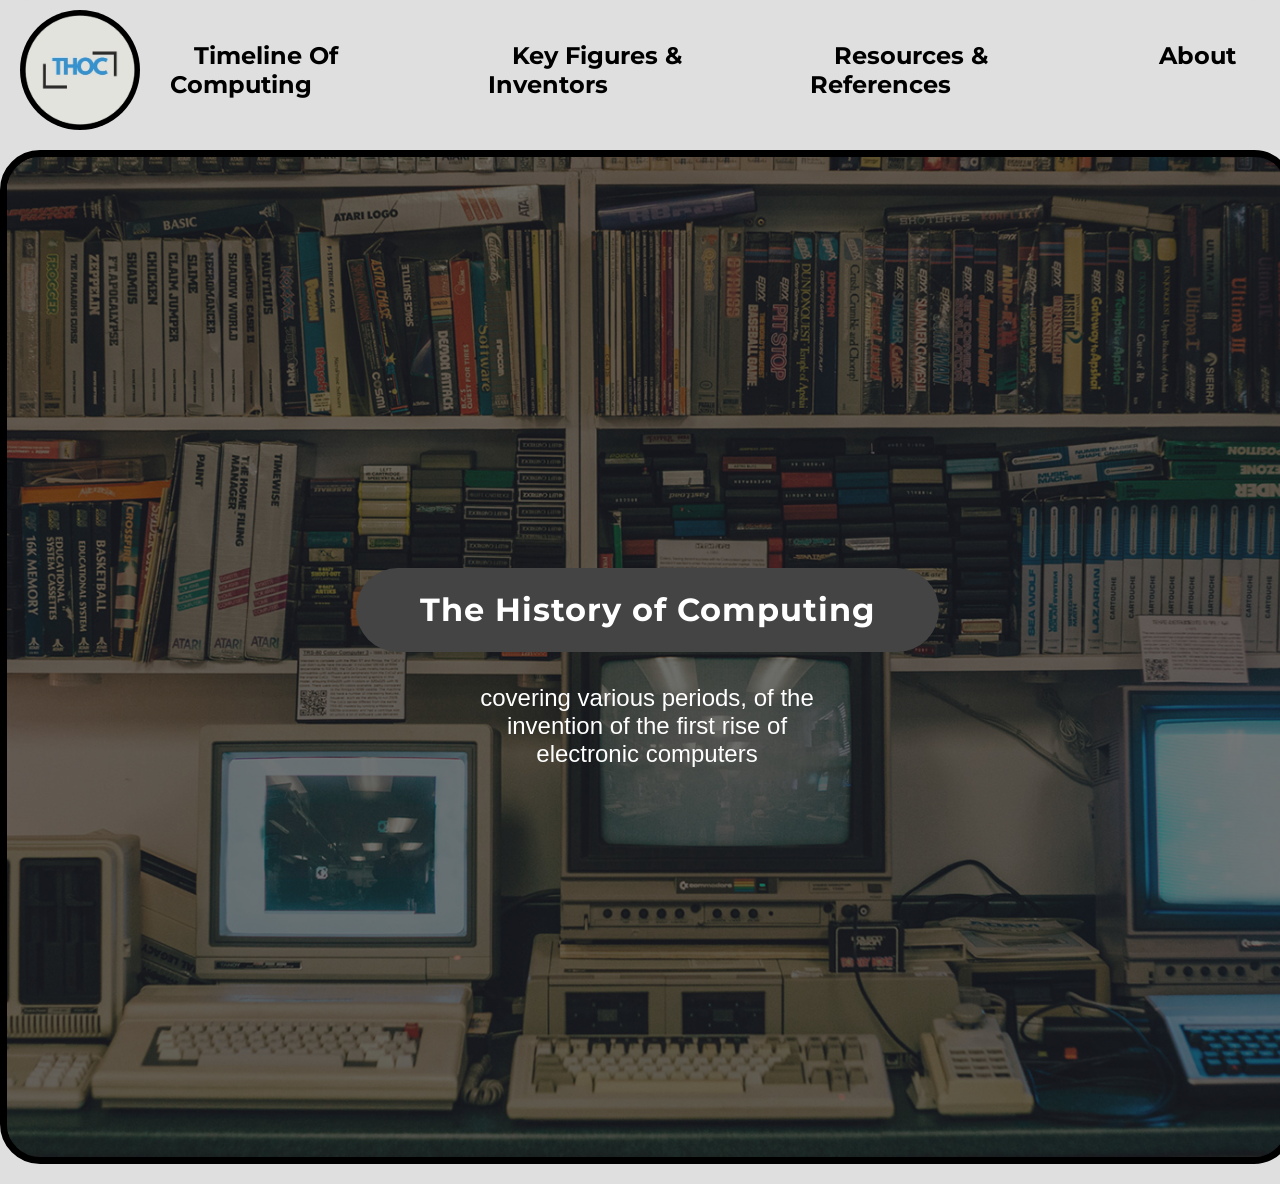
<file: src/index.html>
<!DOCTYPE html>
<html lang="en">
<head>
  <meta name="viewport" content="width=device-width, initial-scale=1.0">
  <meta charset="UTF-8">
  <title>Timeline Of Computing</title>
  <link rel="stylesheet" href="styles/main.css">
  <link href="https://fonts.googleapis.com/css?family=Montserrat:700&display=swap" rel="stylesheet">
</head>
<body>
  <header>
  <img class="hero-logo" src="images/logo.png" alt="THOC Logo">
  <div class="burger" id="burger">&#9776;</div>
  <nav>
    <ul>
      <li><a href="index.html">Timeline Of Computing</a></li>
      <li><a href="keyfigures.html">Key Figures & Inventors</a></li>
      <li><a href="resourcesrefernces.html">Resources & References</a></li>
      <li><a href="about.html">About</a></li>
    </ul>
  </nav>
</header>
  <main>
  <div class="hero">
    <div class="hero-content">
      <h1 class="hero-title">The History of Computing</h1>
      <p class="hero-desc">
        covering various periods, of the<br>
        invention of the first rise of<br>
        electronic computers
      </p>
    </div>
  </div>
</main>
<script>
  const burger = document.getElementById('burger');
  const nav = document.querySelector('nav');
  burger.addEventListener('click', () => {
    nav.classList.toggle('active');
  });
</script>
</body>
</html>
</file>
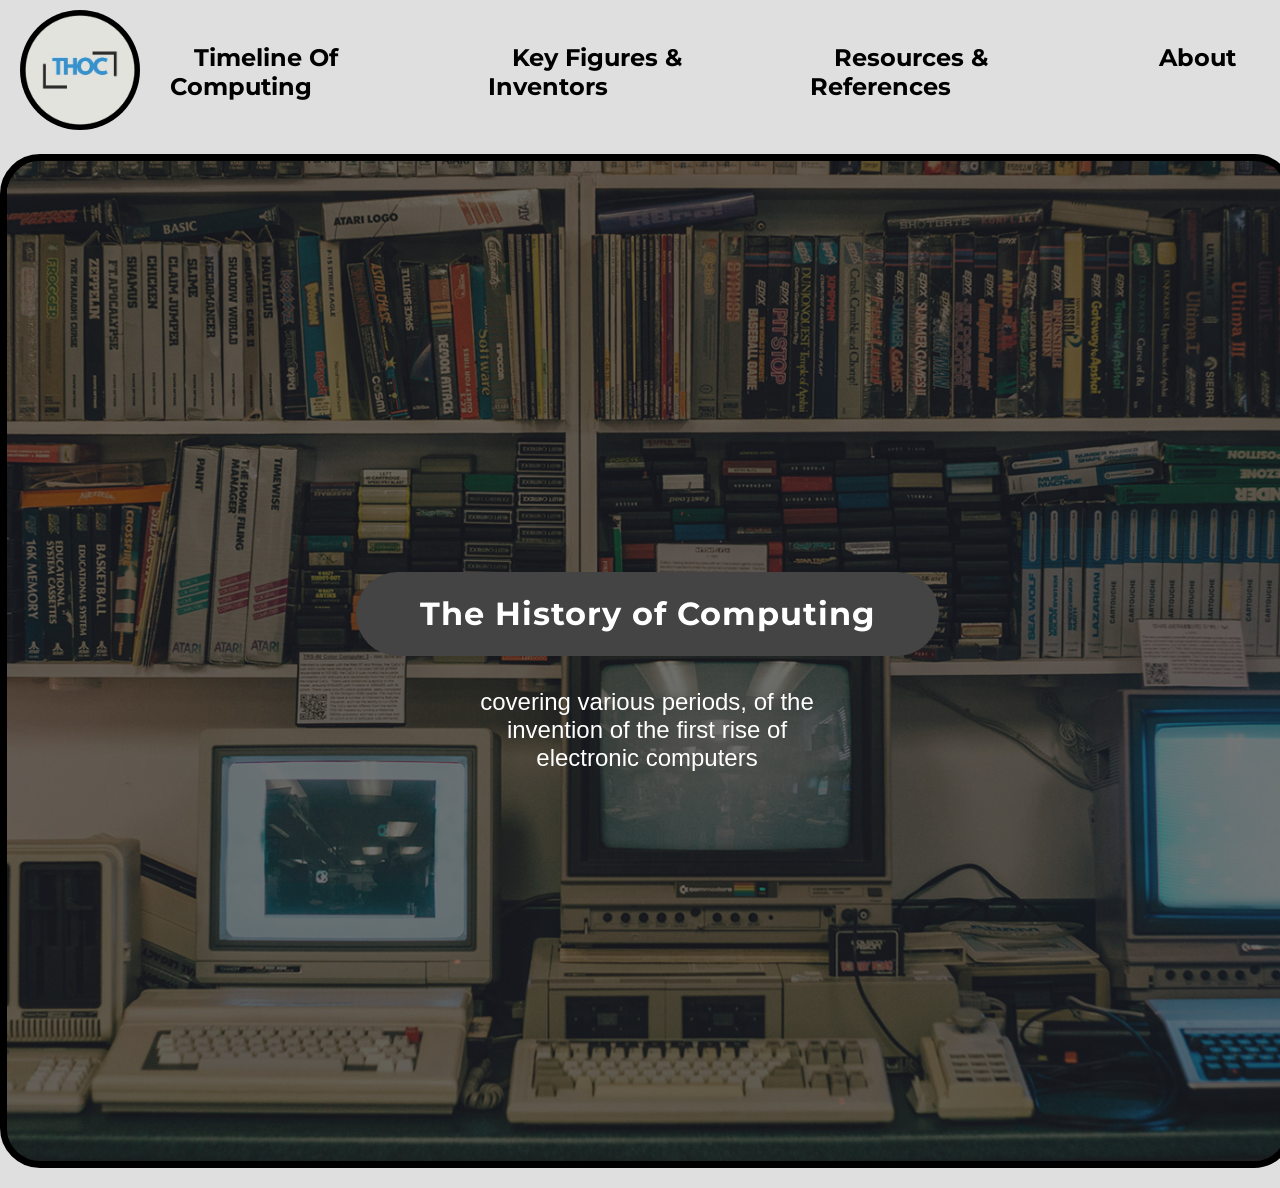
<file: thocsite/index.html>
<!DOCTYPE html>
<html lang="en">
<head>
  <meta name="viewport" content="width=device-width, initial-scale=1.0">
  <meta charset="UTF-8">
  <title>Timeline Of Computing</title>
  <link rel="stylesheet" href="styles/main.css">
  <link href="https://fonts.googleapis.com/css?family=Montserrat:700&display=swap" rel="stylesheet">
</head>
<body>
  <header>
  <a href="index.html">
    <img class="hero-logo" src="images/logo.png" alt="THOC Logo">
  </a>
  <div class="burger" id="burger">&#9776;</div>
  <nav>
    <ul>
      <li><a href="timelineofcomputing.html">Timeline Of Computing</a></li>
      <li><a href="keyfigures.html">Key Figures & Inventors</a></li>
      <li><a href="resourcesrefernces.html">Resources & References</a></li>
      <li><a href="about.html">About</a></li>
    </ul>
  </nav>
</header>
  <main>
  <div class="hero">
    <div class="hero-content">
      <h1 class="hero-title">The History of Computing</h1>
      <p class="hero-desc">
        covering various periods, of the<br>
        invention of the first rise of<br>
        electronic computers
      </p>
    </div>
  </div>
</main>
<script>
  const burger = document.getElementById('burger');
  const nav = document.querySelector('nav');
  burger.addEventListener('click', () => {
    nav.classList.toggle('active');
  });
</script>
</body>
</html>
</file>
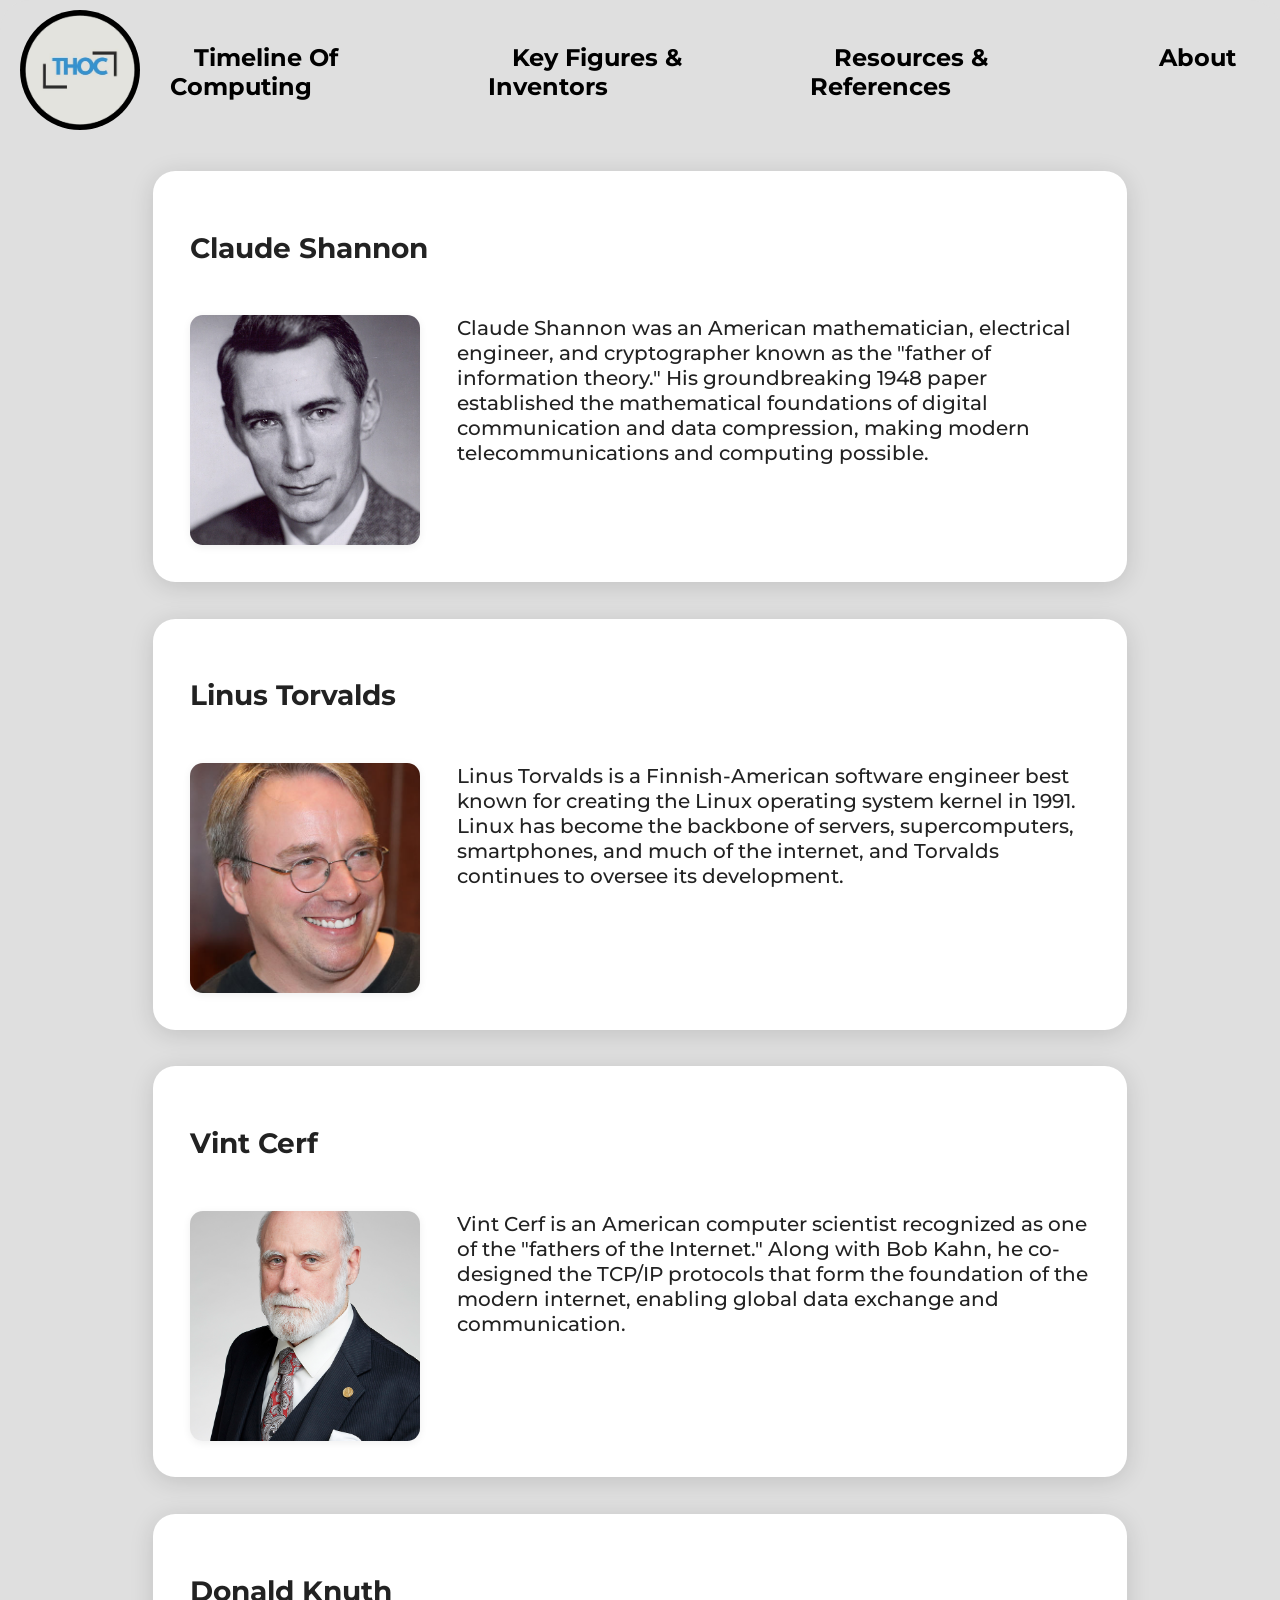
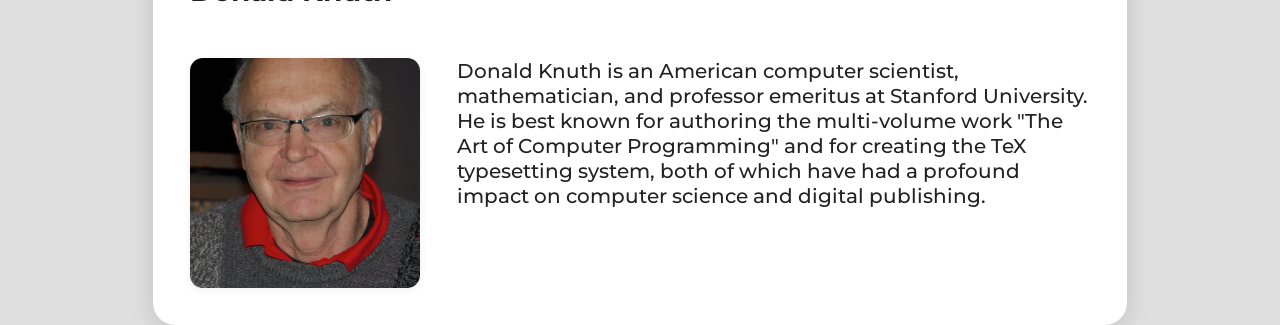
<file: thocsite/20th-century-inventors.html>
<!DOCTYPE html>
<html lang="en">
<head>
  <meta name="viewport" content="width=device-width, initial-scale=1.0">
  <meta charset="UTF-8">
  <title>20th Century Inventors</title>
  <link rel="stylesheet" href="styles/main.css">
  <link href="https://fonts.googleapis.com/css?family=Montserrat:700&display=swap" rel="stylesheet">
</head>
<body>
  <header>
    <a href="index.html">
      <img class="hero-logo" src="images/logo.png" alt="THOC Logo">
    </a>
    <div class="burger" id="burger">&#9776;</div>
    <nav>
      <ul>
        <li><a href="timelineofcomputing.html">Timeline Of Computing</a></li>
        <li><a href="keyfigures.html">Key Figures & Inventors</a></li>
        <li><a href="resourcesrefernces.html">Resources & References</a></li>
        <li><a href="about.html">About</a></li>
      </ul>
    </nav>
  </header>
  <main>
    <section class="info-area">
      <h2>Claude Shannon</h2>
      <div class="info-flex">
        <img src="images/C.E._Shannon._Tekniska_museet_43069_(cropped).jpg" alt="Claude Shannon" class="info-image">
        <div class="info-text">
          Claude Shannon was an American mathematician, electrical engineer, and cryptographer known as the "father of information theory." His groundbreaking 1948 paper established the mathematical foundations of digital communication and data compression, making modern telecommunications and computing possible.
        </div>
      </div>
    </section>
    <section class="info-area">
      <h2>Linus Torvalds</h2>
      <div class="info-flex">
        <img src="images/Lc3_2018_(263682303)_(cropped).jpeg" alt="Linus Torvalds" class="info-image">
        <div class="info-text">
          Linus Torvalds is a Finnish-American software engineer best known for creating the Linux operating system kernel in 1991. Linux has become the backbone of servers, supercomputers, smartphones, and much of the internet, and Torvalds continues to oversee its development.
        </div>
      </div>
    </section>
    <section class="info-area">
      <h2>Vint Cerf</h2>
      <div class="info-flex">
        <img src="images/Dr_Vint_Cerf_ForMemRS_(cropped).jpg" alt="Vint Cerf" class="info-image">
        <div class="info-text">
          Vint Cerf is an American computer scientist recognized as one of the "fathers of the Internet." Along with Bob Kahn, he co-designed the TCP/IP protocols that form the foundation of the modern internet, enabling global data exchange and communication.
        </div>
      </div>
    </section>
    <section class="info-area">
      <h2>Donald Knuth</h2>
      <div class="info-flex">
        <img src="images/Donald_Ervin_Knuth_(cropped).jpg" alt="Donald Knuth" class="info-image">
        <div class="info-text">
          Donald Knuth is an American computer scientist, mathematician, and professor emeritus at Stanford University. He is best known for authoring the multi-volume work "The Art of Computer Programming" and for creating the TeX typesetting system, both of which have had a profound impact on computer science and digital publishing.
        </div>
      </div>
    </section>
  </main>
  <script>
    const burger = document.getElementById('burger');
    const nav = document.querySelector('nav');
    burger.addEventListener('click', () => {
      nav.classList.toggle('active');
    });
  </script>
</body>
</html>
</file>
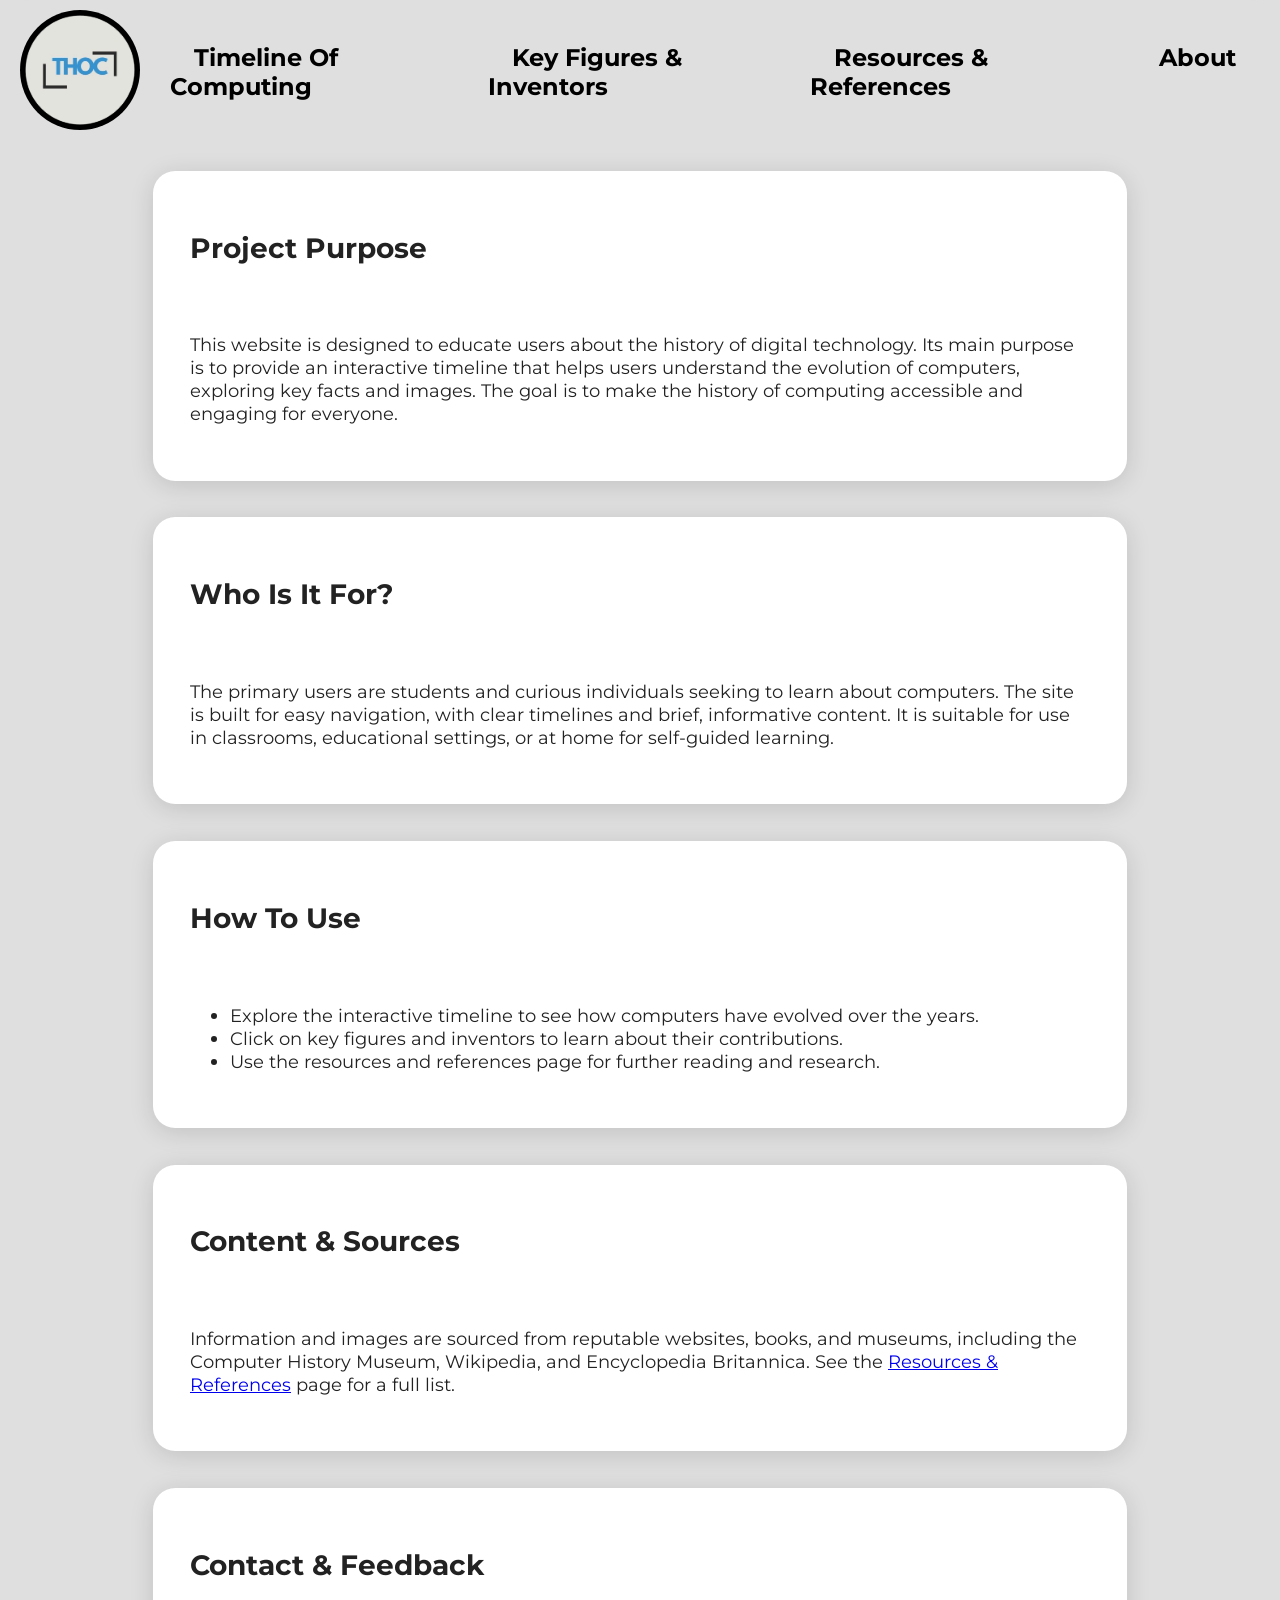
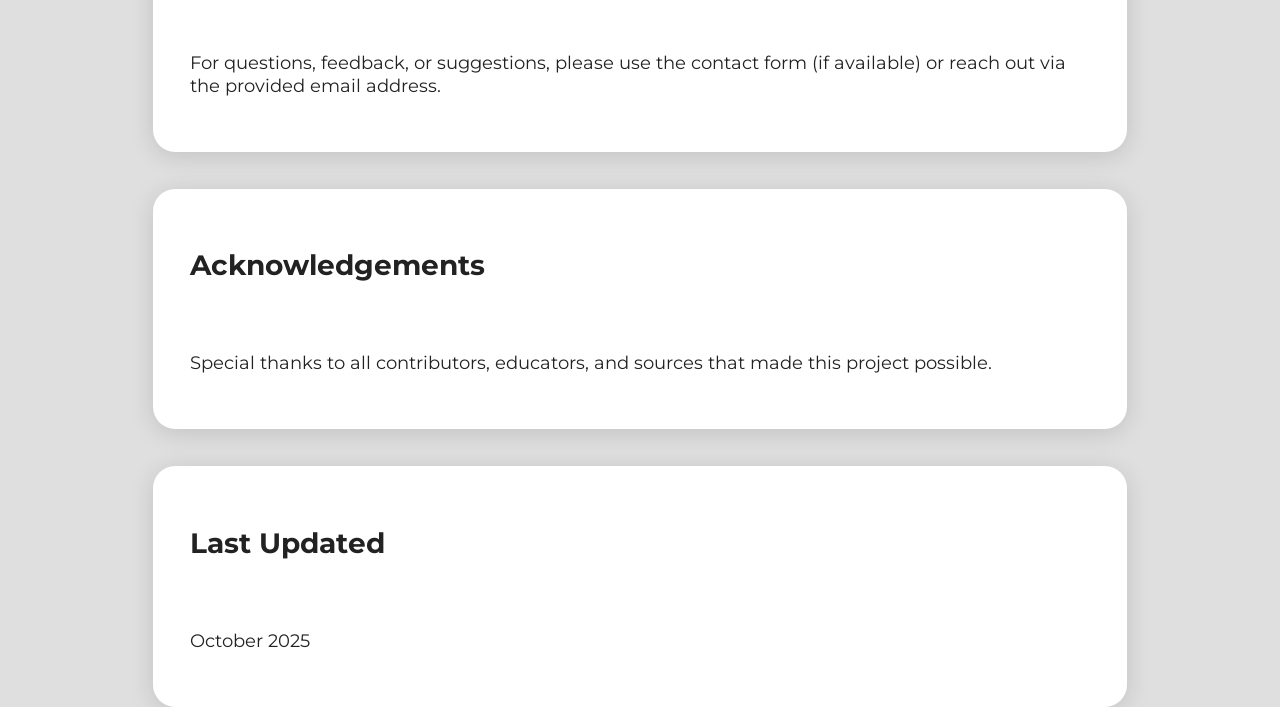
<file: thocsite/about.html>
<!DOCTYPE html>
<html lang="en">
<head>
  <meta name="viewport" content="width=device-width, initial-scale=1.0">
  <meta charset="UTF-8">
  <title>About | Timeline Of Computing</title>
  <link rel="stylesheet" href="styles/main.css">
  <link href="https://fonts.googleapis.com/css?family=Montserrat:700&display=swap" rel="stylesheet">
</head>
<body>
  <header>
    <a href="index.html">
      <img class="hero-logo" src="images/logo.png" alt="THOC Logo">
    </a>
    <div class="burger" id="burger">&#9776;</div>
    <nav>
      <ul>
        <li><a href="timelineofcomputing.html">Timeline Of Computing</a></li>
        <li><a href="keyfigures.html">Key Figures & Inventors</a></li>
        <li><a href="resourcesrefernces.html">Resources & References</a></li>
        <li><a href="about.html">About</a></li>
      </ul>
    </nav>
  </header>
  <main>
    <section class="info-area">
      <h2>Project Purpose</h2>
      <p>
        This website is designed to educate users about the history of digital technology. Its main purpose is to provide an interactive timeline that helps users understand the evolution of computers, exploring key facts and images. The goal is to make the history of computing accessible and engaging for everyone.
      </p>
    </section>
    <section class="info-area">
      <h2>Who Is It For?</h2>
      <p>
        The primary users are students and curious individuals seeking to learn about computers. The site is built for easy navigation, with clear timelines and brief, informative content. It is suitable for use in classrooms, educational settings, or at home for self-guided learning.
      </p>
    </section>
    <section class="info-area">
      <h2>How To Use</h2>
      <ul>
        <li>Explore the interactive timeline to see how computers have evolved over the years.</li>
        <li>Click on key figures and inventors to learn about their contributions.</li>
        <li>Use the resources and references page for further reading and research.</li>
      </ul>
    </section>
    <section class="info-area">
      <h2>Content & Sources</h2>
      <p>
        Information and images are sourced from reputable websites, books, and museums, including the Computer History Museum, Wikipedia, and Encyclopedia Britannica. See the <a href="resourcesrefernces.html">Resources & References</a> page for a full list.
      </p>
    </section>
    <section class="info-area">
      <h2>Contact & Feedback</h2>
      <p>
        For questions, feedback, or suggestions, please use the contact form (if available) or reach out via the provided email address.
      </p>
    </section>
    <section class="info-area">
      <h2>Acknowledgements</h2>
      <p>
        Special thanks to all contributors, educators, and sources that made this project possible.
      </p>
    </section>
    <section class="info-area">
      <h2>Last Updated</h2>
      <p>
        October 2025
      </p>
    </section>
  </main>
  <script>
    const burger = document.getElementById('burger');
    const nav = document.querySelector('nav');
    burger.addEventListener('click', () => {
      nav.classList.toggle('active');
    });
  </script>
</body>
</html>
</file>
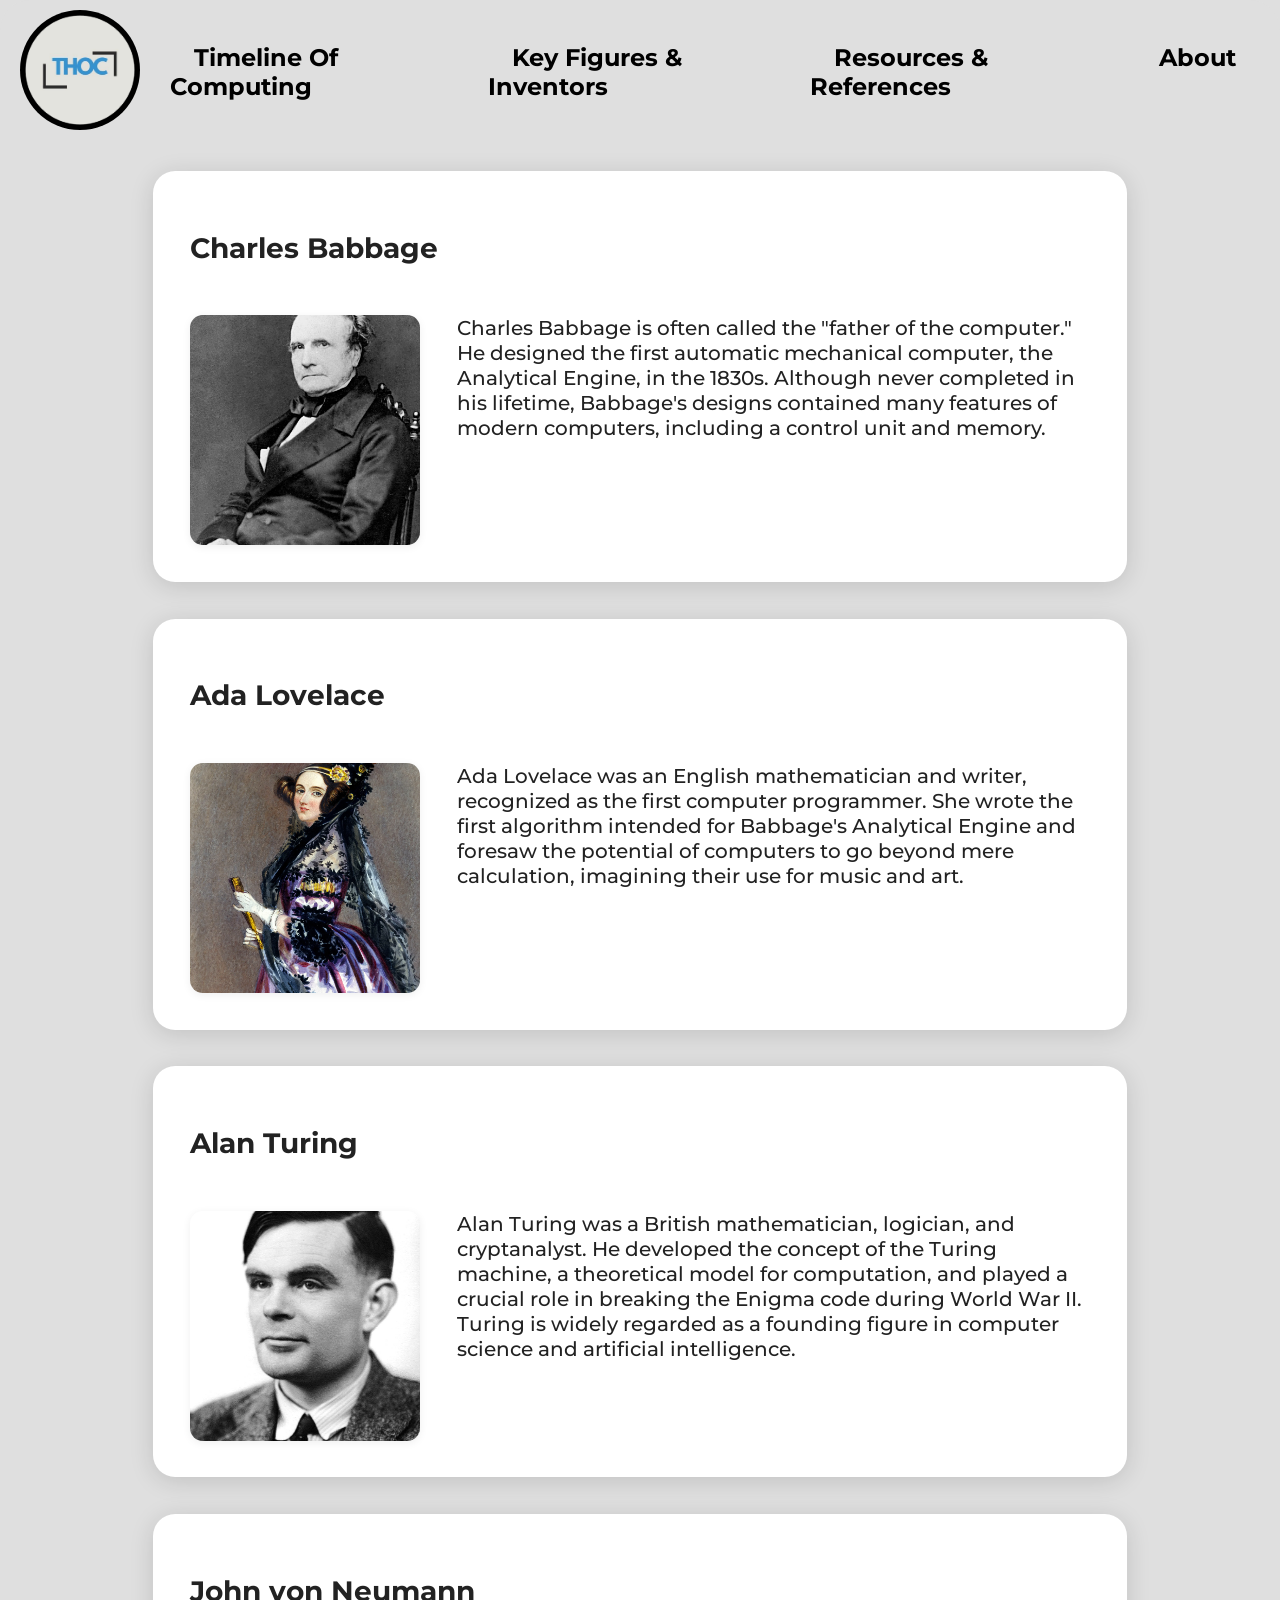
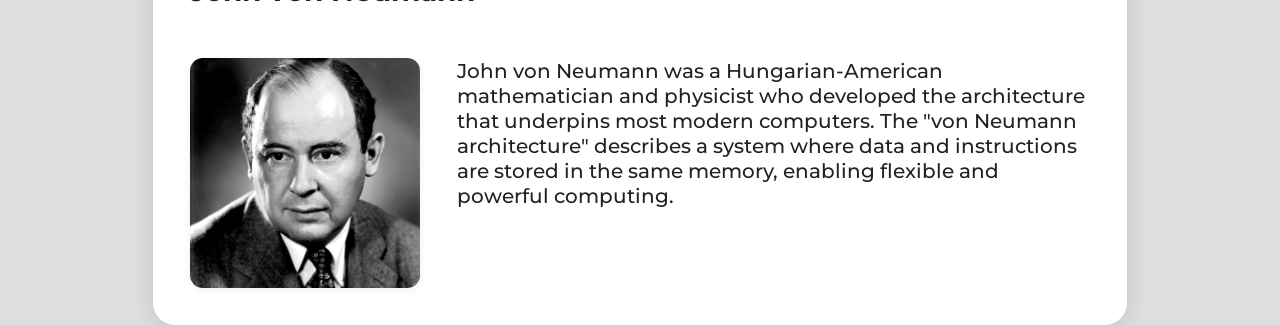
<file: thocsite/early-pioneers.html>
<!DOCTYPE html>
<html lang="en">
<head>
  <meta name="viewport" content="width=device-width, initial-scale=1.0">
  <meta charset="UTF-8">
  <title>Early Pioneers</title>
  <link rel="stylesheet" href="styles/main.css">
  <link href="https://fonts.googleapis.com/css?family=Montserrat:700&display=swap" rel="stylesheet">
</head>
<body>
  <header>
    <a href="index.html">
      <img class="hero-logo" src="images/logo.png" alt="THOC Logo">
    </a>
    <div class="burger" id="burger">&#9776;</div>
    <nav>
      <ul>
        <li><a href="timelineofcomputing.html">Timeline Of Computing</a></li>
        <li><a href="keyfigures.html">Key Figures & Inventors</a></li>
        <li><a href="resourcesrefernces.html">Resources & References</a></li>
        <li><a href="about.html">About</a></li>
      </ul>
    </nav>
  </header>
  <main>
    <section class="info-area">
      <h2>Charles Babbage</h2>
      <div class="info-flex">
        <img src="images/Charles_Babbage_-_1860.jpg" alt="Charles Babbage" class="info-image">
        <div class="info-text">
          Charles Babbage is often called the "father of the computer." He designed the first automatic mechanical computer, the Analytical Engine, in the 1830s. Although never completed in his lifetime, Babbage's designs contained many features of modern computers, including a control unit and memory.
        </div>
      </div>
    </section>
    <section class="info-area">
      <h2>Ada Lovelace</h2>
      <div class="info-flex">
        <img src="images/ra1146.webp" alt="Ada Lovelace" class="info-image">
        <div class="info-text">
          Ada Lovelace was an English mathematician and writer, recognized as the first computer programmer. She wrote the first algorithm intended for Babbage's Analytical Engine and foresaw the potential of computers to go beyond mere calculation, imagining their use for music and art.
        </div>
      </div>
    </section>
    <section class="info-area">
      <h2>Alan Turing</h2>
      <div class="info-flex">
        <img src="images/Alan_turing_header.jpg" alt="Alan Turing" class="info-image">
        <div class="info-text">
          Alan Turing was a British mathematician, logician, and cryptanalyst. He developed the concept of the Turing machine, a theoretical model for computation, and played a crucial role in breaking the Enigma code during World War II. Turing is widely regarded as a founding figure in computer science and artificial intelligence.
        </div>
      </div>
    </section>
    <section class="info-area">
      <h2>John von Neumann</h2>
      <div class="info-flex">
        <img src="images/JohnvonNeumann-LosAlamos.gif" alt="John von Neumann" class="info-image">
        <div class="info-text">
          John von Neumann was a Hungarian-American mathematician and physicist who developed the architecture that underpins most modern computers. The "von Neumann architecture" describes a system where data and instructions are stored in the same memory, enabling flexible and powerful computing.
        </div>
      </div>
    </section>
  </main>
  <script>
    const burger = document.getElementById('burger');
    const nav = document.querySelector('nav');
    burger.addEventListener('click', () => {
      nav.classList.toggle('active');
    });
  </script>
</body>
</html>
</file>
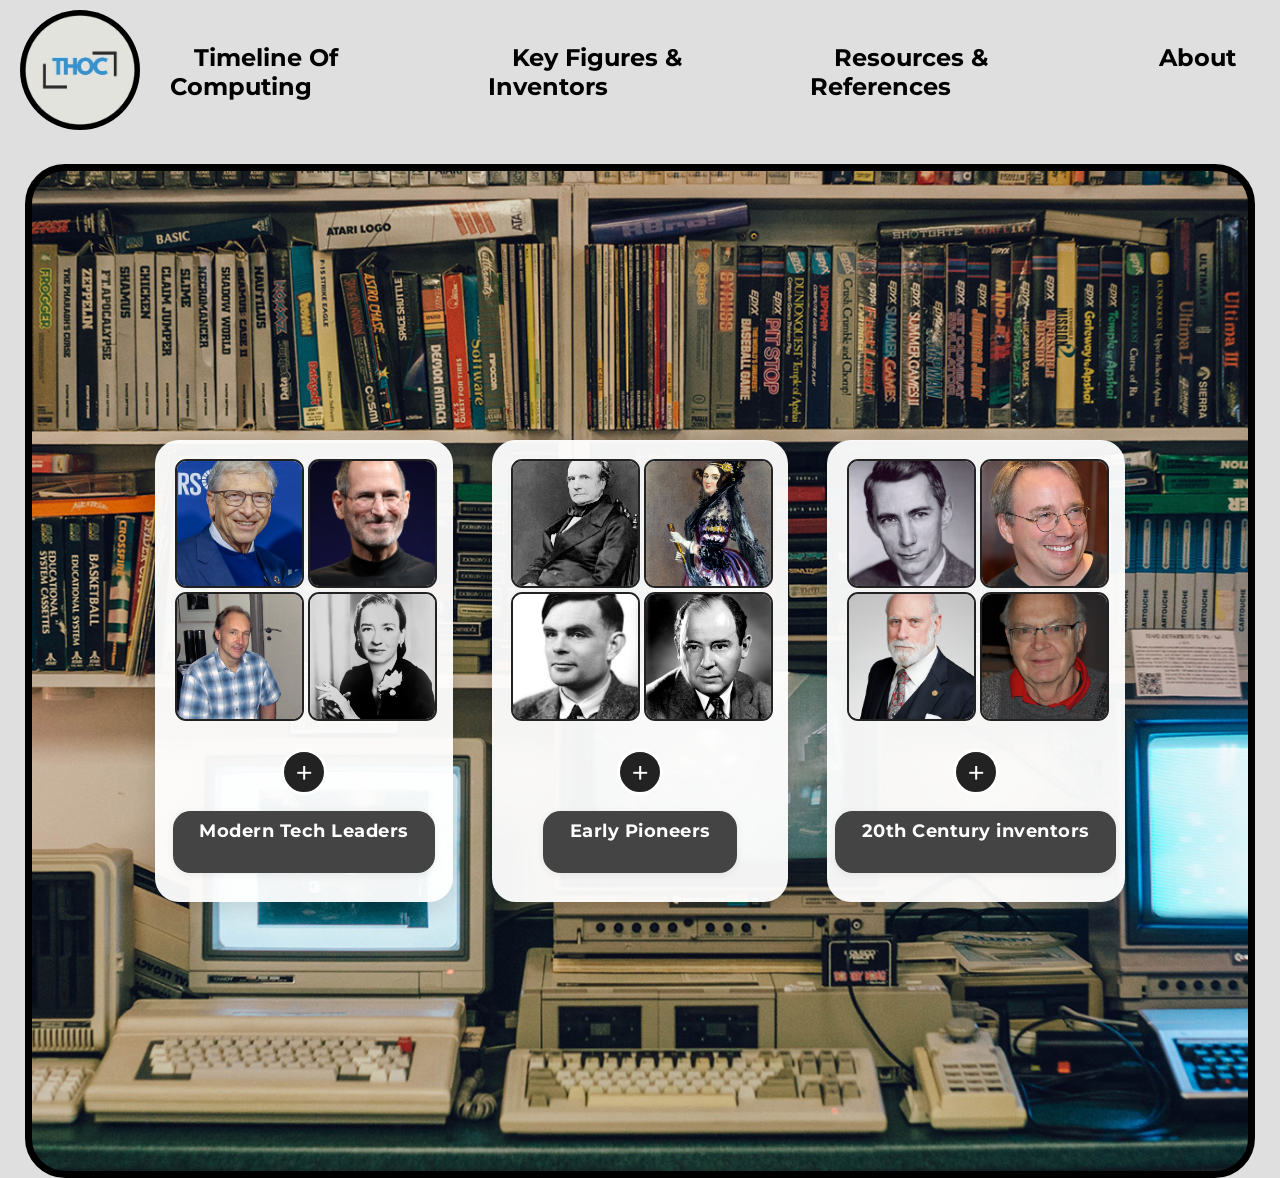
<file: thocsite/keyfigures.html>
<!DOCTYPE html>
<html lang="en">
<head>
  <meta name="viewport" content="width=device-width, initial-scale=1.0">
  <meta charset="UTF-8">
  <title>Key Figures & Inventors</title>
  <link rel="stylesheet" href="styles/main.css">
  <link href="https://fonts.googleapis.com/css?family=Montserrat:700&display=swap" rel="stylesheet">
  <style>
    .keyfigures-hero {
      display: flex;
      align-items: center;    
      justify-content: center;
      height: 1000px;          
      position: relative;
      background: url('images/background.png') center/cover no-repeat;
      border-radius: 2.5rem;
      margin: 30px auto 0 auto;
      width: 95vw;
      max-width: 1800px;
      border: 7px solid #000;
      overflow: hidden;
    }
    .keyfigures-groups {
      display: flex;
      gap: 3vw;
      justify-content: center;
      align-items: center;    
      width: auto;
      margin: 0;
      z-index: 2;
      position: relative;
    }
    .keyfigures-group {
      background: rgba(255,255,255,0.95);
      border-radius: 1.5rem;
      padding: 1.2em 1.2em 1.8em 1.2em;
      box-shadow: 0 4px 24px #0002;
      display: flex;
      flex-direction: column;
      align-items: center;
      min-width: 220px;
      max-width: 260px;
      position: relative;
    }
    .keyfigures-avatars {
      display: grid;
      grid-template-columns: repeat(2, 125px);
      grid-template-rows: repeat(2, 125px);
      gap: 8px;
      margin-bottom: 1em;
    }
    .keyfigures-avatar {
      width: 125px;
      height: 125px;
      border-radius: 0.7em;
      object-fit: cover;
      border: 2px solid #222;
      background: #eee;
    }
.keyfigures-plus {
  margin: 0.5em 0 0.5em 0;
  background: #222;
  color: #fff;
  border-radius: 50%;
  width: 40px;
  height: 40px;
  display: flex;
  align-items: center;
  justify-content: center;
  font-size: 2em;
  border: 3px solid #fff;
  cursor: pointer;
  z-index: 3;
  position: static;
  transition: background 0.2s;
  text-decoration: none;
}
.keyfigures-plus:hover {
  background: #444;
  color: #fff;
  border-color: #2980b9;
}
    .keyfigures-label {
      background: #444;
      color: #fff;
      padding: 0.5em 1.5em;
      border-radius: 1em;
      font-size: 1.1em;
      font-weight: bold;
      text-align: center;
      letter-spacing: 0.5px;
      box-shadow: 0 2px 8px #0001;
      min-height: 2.5em;
      white-space: nowrap;
    }
    @media (max-width: 900px) {
      .keyfigures-hero {
        flex-direction: column;
        height: auto;
        min-height: 420px;
        padding-bottom: 30px;
      }
      .keyfigures-groups {
        flex-direction: column;
        gap: 2em;
        align-items: center;
      }
      .keyfigures-group {
        min-width: 180px;
        max-width: 90vw;
      }
    }
  </style>
</head>
<body>
  <header>
    <a href="index.html">
      <img class="hero-logo" src="images/logo.png" alt="THOC Logo">
    </a>
    <div class="burger" id="burger">&#9776;</div>
    <nav>
      <ul>
        <li><a href="timelineofcomputing.html">Timeline Of Computing</a></li>
        <li><a href="keyfigures.html">Key Figures & Inventors</a></li>
        <li><a href="resourcesrefernces.html">Resources & References</a></li>
        <li><a href="about.html">About</a></li>
      </ul>
    </nav>
  </header>
  <main>
    <div class="keyfigures-hero">
      <div class="keyfigures-groups">
        <!-- Modern Tech Leaders -->
        <div class="keyfigures-group">
          <div class="keyfigures-avatars">
            <img src="images/Bill_Gates,_September_2024.jpg" alt="Bill Gates" class="keyfigures-avatar">
            <img src="images/Steve_Jobs_Headshot_2010_(cropped_4).jpg" alt="Steve Jobs" class="keyfigures-avatar">
            <img src="images/Tim_Berners-Lee.jpg" alt="Tim Berners-Lee" class="keyfigures-avatar">
            <img src="images/6435ac2ff18c122b760b15e5_Grace_Hopper_in_the_1940s.webp.png" alt="Grace Hopper" class="keyfigures-avatar">
          </div>
          <a class="keyfigures-plus" href="modern-tech-leaders.html" title="More about Modern Tech Leaders">+</a>
          <div class="keyfigures-label">Modern Tech Leaders</div>
        </div>
        <!-- Early Pioneers -->
        <div class="keyfigures-group">
          <div class="keyfigures-avatars">
            <img src="images/Charles_Babbage_-_1860.jpg" alt="Charles Babbage" class="keyfigures-avatar">
            <img src="images/ra1146.webp" alt="Ada Lovelace" class="keyfigures-avatar">
            <img src="images/Alan_turing_header.jpg" alt="Alan Turing" class="keyfigures-avatar">
            <img src="images/JohnvonNeumann-LosAlamos.gif" alt="John von Neumann" class="keyfigures-avatar">
          </div>
          <a class="keyfigures-plus" href="early-pioneers.html" title="More about Early Pioneers">+</a>
          <div class="keyfigures-label">Early Pioneers</div>
        </div>
        <!-- 20th Century Inventors -->
        <div class="keyfigures-group">
          <div class="keyfigures-avatars">
            <img src="images/C.E._Shannon._Tekniska_museet_43069_(cropped).jpg" alt="Claude Shannon" class="keyfigures-avatar">
            <img src="images/Lc3_2018_(263682303)_(cropped).jpeg" alt="Linus Torvalds" class="keyfigures-avatar">
            <img src="images/Dr_Vint_Cerf_ForMemRS_(cropped).jpg" alt="Vint Cerf" class="keyfigures-avatar">
            <img src="images/Donald_Ervin_Knuth_(cropped).jpg" alt="Donald Knuth" class="keyfigures-avatar">
          </div>
          <a class="keyfigures-plus" href="20th-century-inventors.html" title="More about 20th Century Inventors">+</a>
          <div class="keyfigures-label">20th Century inventors</div>
        </div>
      </div>
    </div>
    <!-- You can add more detailed info sections below if you want popups or expandable content -->
  </main>
  <script>
    const burger = document.getElementById('burger');
    const nav = document.querySelector('nav');
    burger.addEventListener('click', () => {
      nav.classList.toggle('active');
    });
  </script>
</body>
</html>
</file>
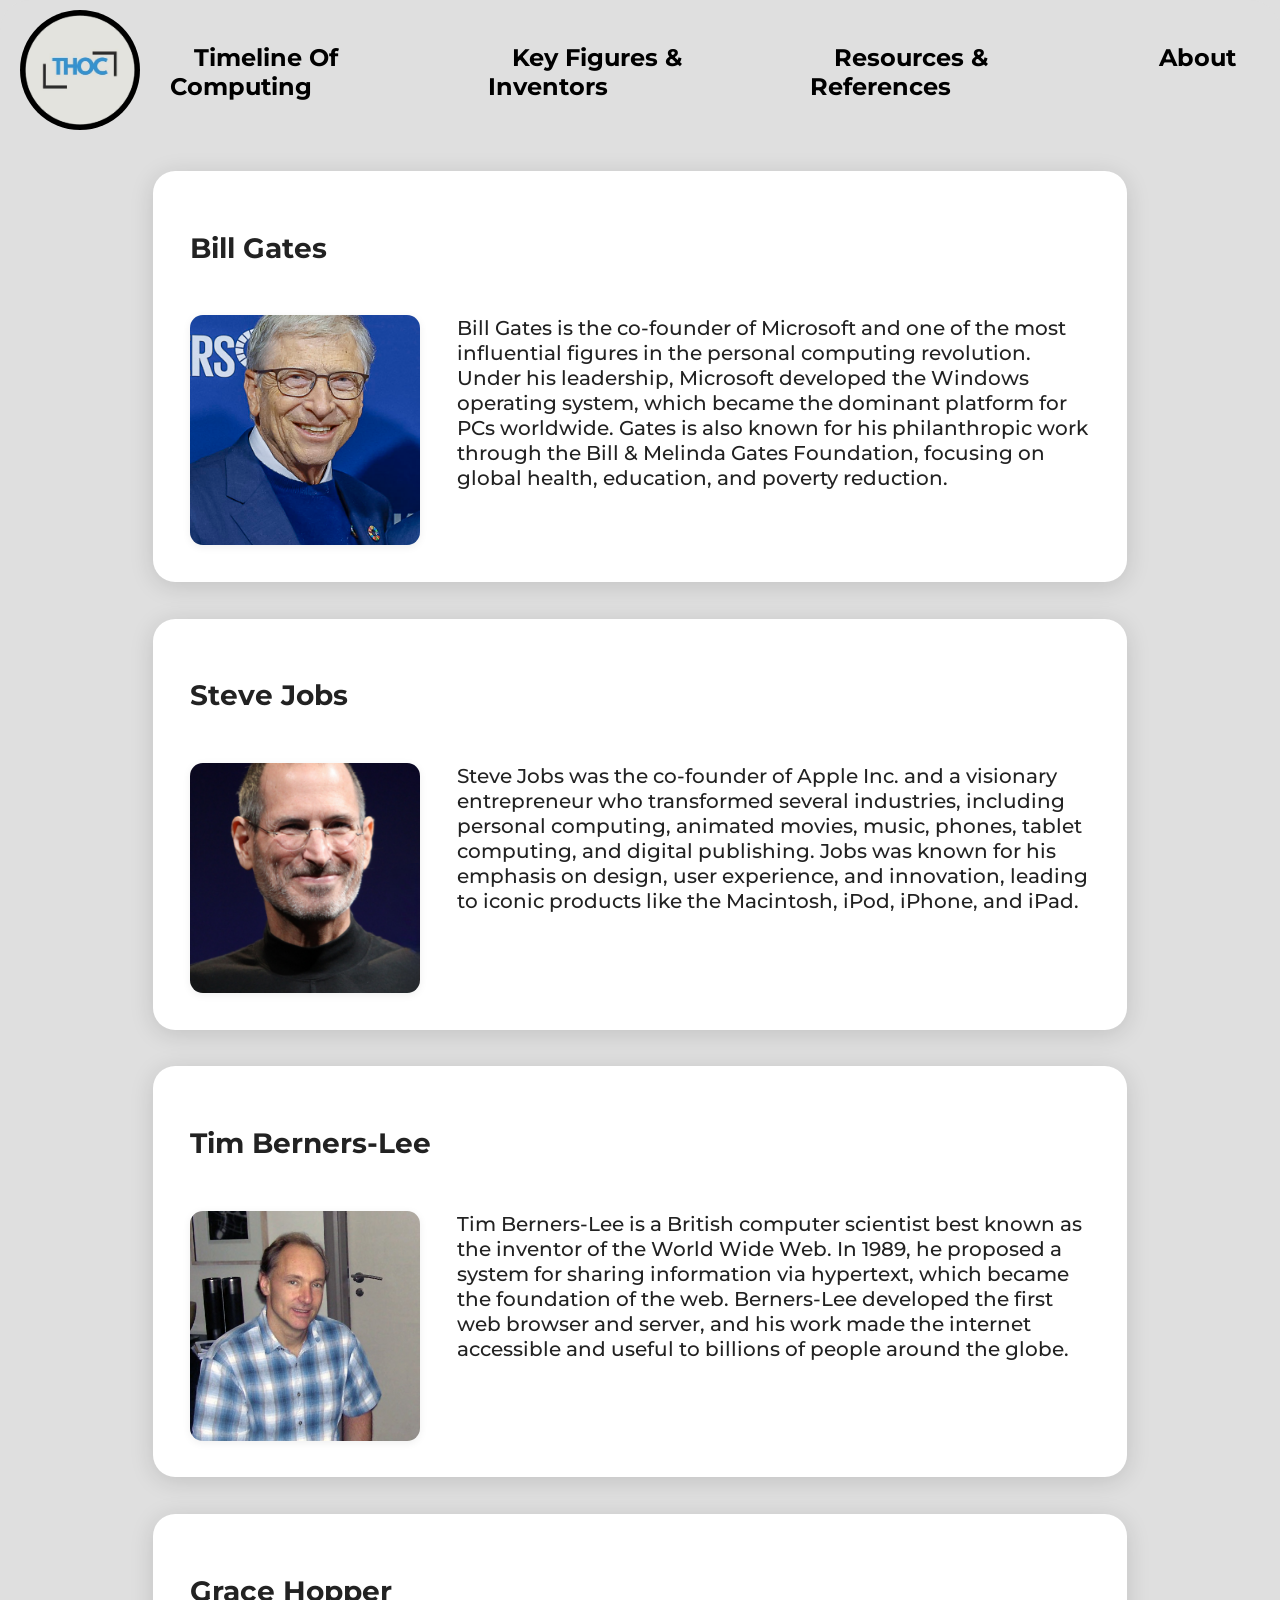
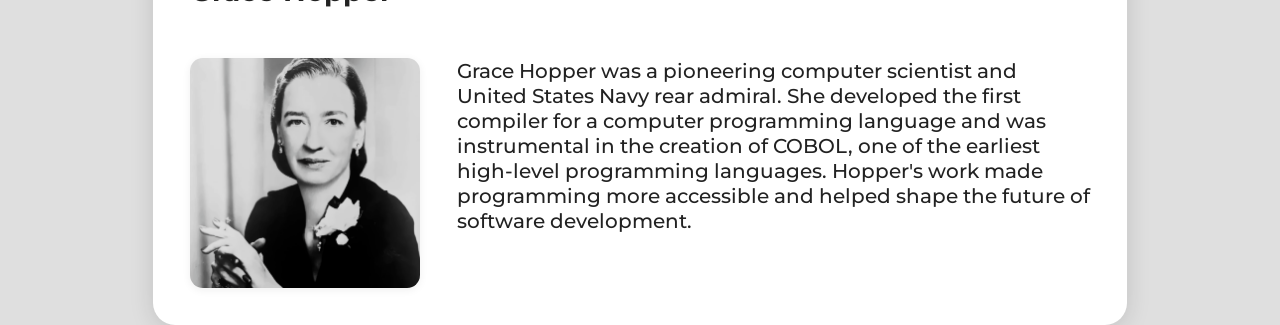
<file: thocsite/modern-tech-leaders.html>
<!DOCTYPE html>
<html lang="en">
<head>
  <meta name="viewport" content="width=device-width, initial-scale=1.0">
  <meta charset="UTF-8">
  <title>Keyfigures & Inventors</title>
  <link rel="stylesheet" href="styles/main.css">
  <link href="https://fonts.googleapis.com/css?family=Montserrat:700&display=swap" rel="stylesheet">
</head>
<body>
  <header>
    <a href="index.html">
      <img class="hero-logo" src="images/logo.png" alt="THOC Logo">
    </a>
    <div class="burger" id="burger">&#9776;</div>
    <nav>
      <ul>
        <li><a href="timelineofcomputing.html">Timeline Of Computing</a></li>
        <li><a href="keyfigures.html">Key Figures & Inventors</a></li>
        <li><a href="resourcesrefernces.html">Resources & References</a></li>
        <li><a href="about.html">About</a></li>
      </ul>
    </nav>
  </header>
  <main>
    <section class="info-area">
      <h2>Bill Gates</h2>
      <div class="info-flex">
        <img src="images/Bill_Gates,_September_2024.jpg" alt="Bill Gates" class="info-image">
        <div class="info-text">
          Bill Gates is the co-founder of Microsoft and one of the most influential figures in the personal computing revolution. Under his leadership, Microsoft developed the Windows operating system, which became the dominant platform for PCs worldwide. Gates is also known for his philanthropic work through the Bill & Melinda Gates Foundation, focusing on global health, education, and poverty reduction.
        </div>
      </div>
    </section>
    <section class="info-area">
      <h2>Steve Jobs</h2>
      <div class="info-flex">
        <img src="images/Steve_Jobs_Headshot_2010_(cropped_4).jpg" alt="Steve Jobs" class="info-image">
        <div class="info-text">
          Steve Jobs was the co-founder of Apple Inc. and a visionary entrepreneur who transformed several industries, including personal computing, animated movies, music, phones, tablet computing, and digital publishing. Jobs was known for his emphasis on design, user experience, and innovation, leading to iconic products like the Macintosh, iPod, iPhone, and iPad.
        </div>
      </div>
    </section>
    <section class="info-area">
      <h2>Tim Berners-Lee</h2>
      <div class="info-flex">
        <img src="images/Tim_Berners-Lee.jpg" alt="Tim Berners-Lee" class="info-image">
        <div class="info-text">
          Tim Berners-Lee is a British computer scientist best known as the inventor of the World Wide Web. In 1989, he proposed a system for sharing information via hypertext, which became the foundation of the web. Berners-Lee developed the first web browser and server, and his work made the internet accessible and useful to billions of people around the globe.
        </div>
      </div>
    </section>
    <section class="info-area">
      <h2>Grace Hopper</h2>
      <div class="info-flex">
        <img src="images/6435ac2ff18c122b760b15e5_Grace_Hopper_in_the_1940s.webp.png" alt="Grace Hopper" class="info-image">
        <div class="info-text">
          Grace Hopper was a pioneering computer scientist and United States Navy rear admiral. She developed the first compiler for a computer programming language and was instrumental in the creation of COBOL, one of the earliest high-level programming languages. Hopper's work made programming more accessible and helped shape the future of software development.
        </div>
      </div>
    </section>
  </main>
  <script>
    const burger = document.getElementById('burger');
    const nav = document.querySelector('nav');
    burger.addEventListener('click', () => {
      nav.classList.toggle('active');
    });
  </script>
</body>
</html>
</file>
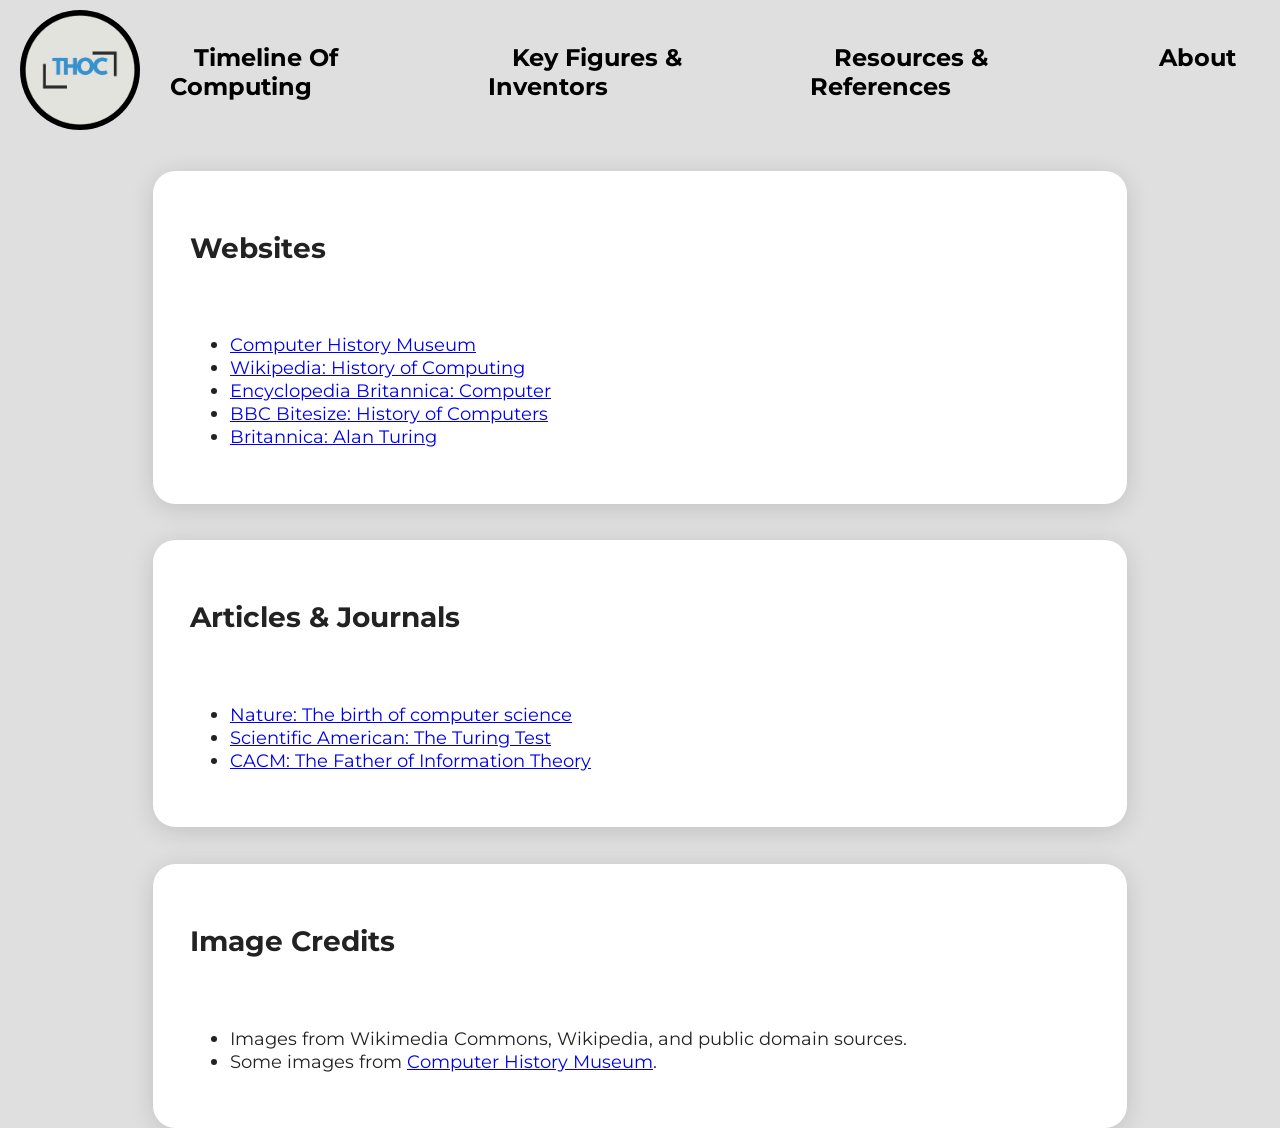
<file: thocsite/resourcesrefernces.html>
<!DOCTYPE html>
<html lang="en">
<head>
  <meta name="viewport" content="width=device-width, initial-scale=1.0">
  <meta charset="UTF-8">
  <title>Resources & References</title>
  <link rel="stylesheet" href="styles/main.css">
  <link href="https://fonts.googleapis.com/css?family=Montserrat:700&display=swap" rel="stylesheet">
</head>
<body>
  <header>
    <a href="index.html">
      <img class="hero-logo" src="images/logo.png" alt="THOC Logo">
    </a>
    <div class="burger" id="burger">&#9776;</div>
    <nav>
      <ul>
        <li><a href="timelineofcomputing.html">Timeline Of Computing</a></li>
        <li><a href="keyfigures.html">Key Figures & Inventors</a></li>
        <li><a href="resourcesrefernces.html">Resources & References</a></li>
        <li><a href="about.html">About</a></li>
      </ul>
    </nav>
  </header>
  <main>
    <section class="info-area">
      <h2>Websites</h2>
      <ul>
        <li><a href="https://www.computerhistory.org/" target="_blank">Computer History Museum</a></li>
        <li><a href="https://en.wikipedia.org/wiki/History_of_computing" target="_blank">Wikipedia: History of Computing</a></li>
        <li><a href="https://www.britannica.com/technology/computer" target="_blank">Encyclopedia Britannica: Computer</a></li>
        <li><a href="https://www.bbc.co.uk/bitesize/guides/zwsbwmn/revision/1" target="_blank">BBC Bitesize: History of Computers</a></li>
        <li><a href="https://www.britannica.com/biography/Alan-Turing" target="_blank">Britannica: Alan Turing</a></li>
      </ul>
    </section>
    <section class="info-area">
      <h2>Articles & Journals</h2>
      <ul>
        <li><a href="https://www.nature.com/articles/d41586-019-02212-4" target="_blank">Nature: The birth of computer science</a></li>
        <li><a href="https://www.scientificamerican.com/article/the-turing-test/" target="_blank">Scientific American: The Turing Test</a></li>
        <li><a href="https://cacm.acm.org/magazines/2012/1/145401-the-father-of-information-theory/fulltext" target="_blank">CACM: The Father of Information Theory</a></li>
      </ul>
    </section>
    <section class="info-area">
      <h2>Image Credits</h2>
      <ul>
        <li>Images from Wikimedia Commons, Wikipedia, and public domain sources.</li>
        <li>Some images from <a href="https://www.computerhistory.org/" target="_blank">Computer History Museum</a>.</li>
      </ul>
    </section>
  </main>
  <script>
    const burger = document.getElementById('burger');
    const nav = document.querySelector('nav');
    burger.addEventListener('click', () => {
      nav.classList.toggle('active');
    });
  </script>
</body>
</html>
</file>
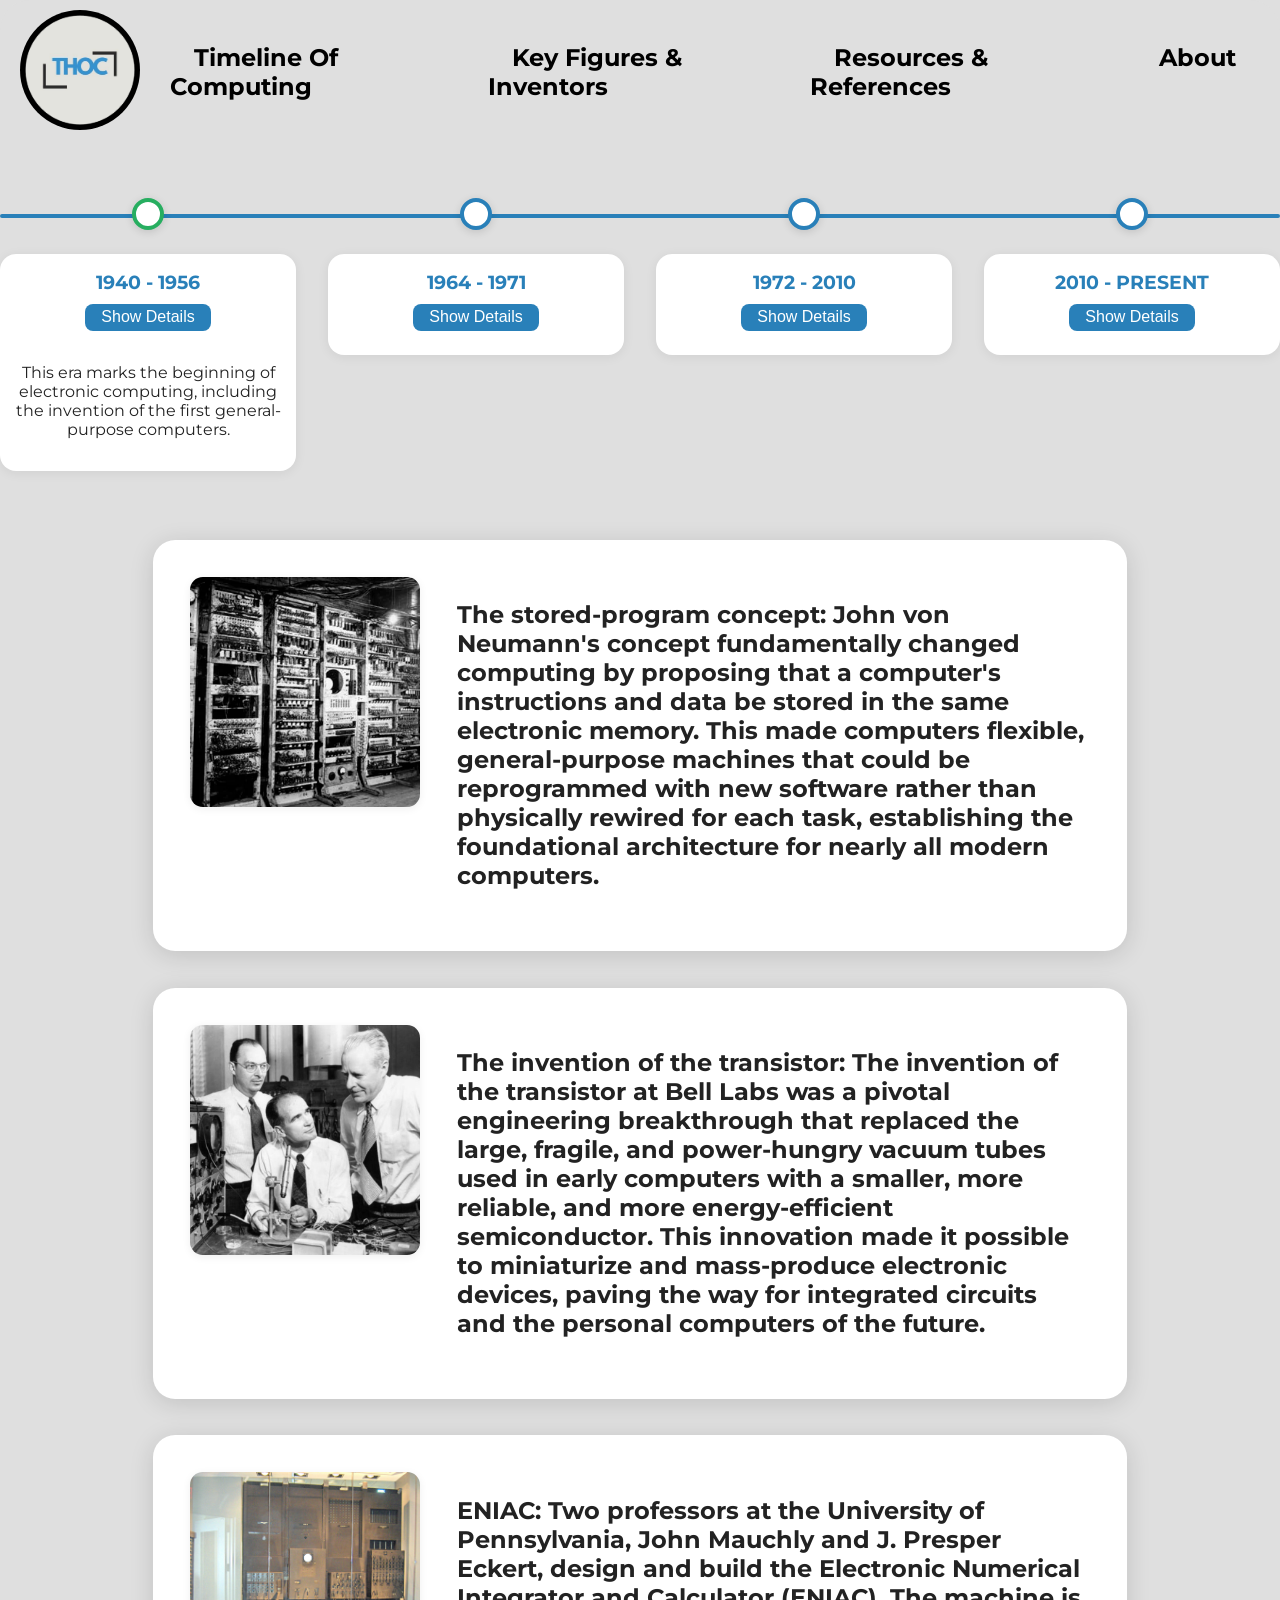
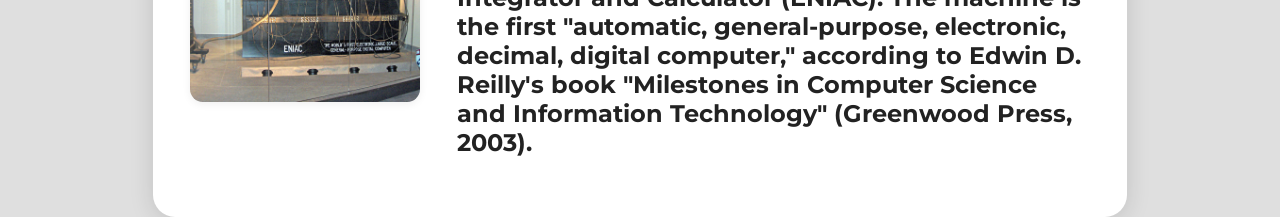
<file: thocsite/timelineofcomputing.html>
<!DOCTYPE html>
<html lang="en">
<head>
  <meta charset="UTF-8">
  <meta name="viewport" content="width=device-width, initial-scale=1.0">
  <title>Timeline Of Computing</title>
  <link rel="stylesheet" href="styles/main.css">
  <link href="https://fonts.googleapis.com/css?family=Montserrat:700&display=swap" rel="stylesheet">
</head>
<body>
  <header>
    <a href="index.html">
      <img class="hero-logo" src="images/logo.png" alt="THOC Logo">
    </a>
    <div class="burger" id="burger">&#9776;</div>
    <nav>
      <ul>
        <li><a href="timelineofcomputing.html">Timeline Of Computing</a></li>
        <li><a href="keyfigures.html">Key Figures & Inventors</a></li>
        <li><a href="resourcesrefernces.html">Resources & References</a></li>
        <li><a href="about.html">About</a></li>
      </ul>
    </nav>
  </header>
  <main>
    <div class="timeline">
      <div class="timeline-event active" data-era="1">
        <div class="timeline-dot"></div>
        <div class="timeline-content">
          <h3 class="timeline-title">1940 - 1956</h3>
          <button class="timeline-toggle">Show Details</button>
          <div class="timeline-details">
            <p>This era marks the beginning of electronic computing, including the invention of the first general-purpose computers.</p>
          </div>
        </div>
      </div>
      <div class="timeline-event" data-era="2">
        <div class="timeline-dot"></div>
        <div class="timeline-content">
          <h3 class="timeline-title">1964 - 1971</h3>
          <button class="timeline-toggle">Show Details</button>
          <div class="timeline-details">
            <p>The rise of integrated circuits and the miniaturization of computers, making them more accessible.</p>
          </div>
        </div>
      </div>
      <div class="timeline-event" data-era="3">
        <div class="timeline-dot"></div>
        <div class="timeline-content">
          <h3 class="timeline-title">1972 - 2010</h3>
          <button class="timeline-toggle">Show Details</button>
          <div class="timeline-details">
            <p>Personal computers, the internet, and mobile technology revolutionize society and communication.</p>
          </div>
        </div>
      </div>
      <div class="timeline-event" data-era="4">
        <div class="timeline-dot"></div>
        <div class="timeline-content">
          <h3 class="timeline-title">2010 - PRESENT</h3>
          <button class="timeline-toggle">Show Details</button>
          <div class="timeline-details">
            <p>Cloud computing, AI, and the digital age continue to transform how we live and work.</p>
          </div>
        </div>
      </div>
    </div>
    <div id="info-era-1" class="era-info">
      <section class="info-area">
        <div class="info-flex">
          <img src="images/stored.webp" alt="Z3 Computer" class="info-image">
          <div class="info-text"><h3>
           The stored-program concept: John von Neumann's concept fundamentally changed computing by proposing that a computer's instructions and data be stored in the same electronic memory. This made computers flexible, general-purpose machines that could be reprogrammed with new software rather than physically rewired for each task, establishing the foundational architecture for nearly all modern computers.
          </h3></div>
        </div>
      </section>
      <section class="info-area">
        <div class="info-flex">
          <img src="images/transistor.jpg" alt="Electronic Numerical Integrator and Computer" class="info-image">
          <div class="info-text"><h3>
           The invention of the transistor: The invention of the transistor at Bell Labs was a pivotal engineering breakthrough that replaced the large, fragile, and power-hungry vacuum tubes used in early computers with a smaller, more reliable, and more energy-efficient semiconductor. This innovation made it possible to miniaturize and mass-produce electronic devices, paving the way for integrated circuits and the personal computers of the future.
          </h3></div>
        </div>
      </section>
      <section class="info-area">
        <div class="info-flex">
          <img src="images/ENIAC.jpg" alt="Electronic Numerical Integrator and Computer" class="info-image">
          <div class="info-text"><h3>
            ENIAC: Two professors at the University of Pennsylvania, John Mauchly and J. Presper Eckert, design and build the Electronic Numerical Integrator and Calculator (ENIAC). The machine is the first "automatic, general-purpose, electronic, decimal, digital computer," according to Edwin D. Reilly's book "Milestones in Computer Science and Information Technology" (Greenwood Press, 2003). 
          </h3></div>
        </div>
      </section>
    </div>
    <div id="info-era-2" class="era-info" style="display:none;">
      <section class="info-area">
        <div class="info-flex">
          <img src="images/integratedcircuit.jpg" alt="Integrated Circuit" class="info-image">
          <div class="info-text"><h3>
            Integrated circuits become standard: The 1960s saw computers transition from bulky, unreliable vacuum tubes to more compact and efficient solid-state integrated circuits (ICs), or "chips". The Apollo Guidance Computer (1966) was the first to use silicon ICs in a spacecraft, demonstrating their reliability in mission-critical applications.
          </h3></div>
        </div>
      </section>
      <section class="info-area">
        <div class="info-flex">
          <img src="images/arpanetr.avif" alt="Electronic Numerical Integrator and Computer" class="info-image">
          <div class="info-text"><h3>
           ARPANET and packet switching: In 1969, the U.S. Department of Defense launched ARPANET, the precursor to the modern internet. This network pioneered "packet switching," a novel communication method that broke data into small blocks for transfer and laid the foundation for global computer networking.
         </h3> </div>
        </div>
      </section>
      <section class="info-area">
        <div class="info-flex">
          <img src="images/mosp.png" alt="Electronic Numerical Integrator and Computer" class="info-image">
          <div class="info-text"><h3>
          Birth of the UNIX operating system: In 1969, Ken Thompson and Dennis Ritchie at Bell Labs began developing UNIX, a powerful and flexible operating system. Its design introduced key concepts like hierarchical file systems and multitasking that continue to influence modern operating systems, including Linux and macOS.
          </h3></div>
        </div>
      </section>
    </div>
    <div id="info-era-3" class="era-info" style="display:none;">
      <section class="info-area">
        <div class="info-flex">
          <img src="images/1977.jpg" alt="Personal Computer" class="info-image">
          <div class="info-text"><h3>
           The rise of the personal computer: The invention of the microprocessor in 1971 made small, affordable computers a reality, leading to the personal computer revolution.
The "1977 Trinity" of home computers (Apple II, Commodore PET, and TRS-80) brought computing into homes and schools for the first time.
The IBM PC, launched in 1981, standardized personal computing for business and ran Microsoft's MS-DOS operating system.
User-friendly graphical user interfaces (GUIs), popularized by the 1984 Apple Macintosh and Microsoft Windows, made computers accessible to a much broader audience.
          </h3></div>
        </div>
      </section>
      <section class="info-area">
        <div class="info-flex">
          <img src="images/www.webp" alt="Electronic Numerical Integrator and Computer" class="info-image">
          <div class="info-text"><h3>
          The creation of the World Wide Web: The ARPANET evolved into the internet by adopting the TCP/IP protocol suite in 1983. The invention of the World Wide Web brought it to the masses.
In 1989, Tim Berners-Lee at CERN proposed a "universal linked information system" to facilitate automated information sharing.
He then developed the fundamental web technologies: the WorldWideWeb browser, the first web server, HTML, and HTTP.
After CERN made the code publicly available in 1993, the release of user-friendly browsers like Mosaic triggered the Web's rapid popularization.
          </h3></div>
        </div>
      </section>
      <section class="info-area">
        <div class="info-flex">
          <img src="images/fb1.png" alt="Electronic Numerical Integrator and Computer" class="info-image">
          <div class="info-text"><h3>
          The dawn of mobile and social computing: The 2000s were defined by the widespread adoption of the internet and the shift toward mobile and social experiences.
Social networks like Facebook (2004) and Twitter (2006) gained millions of users and popularized "Web 2.0," which emphasized user-generated content and online communities.
The launch of the iPhone in 2007 and the iPad in 2010 ushered in the era of mobile computing, making computing power accessible in the palm of one's hand and paving the way for the growth of cloud computing services that supported these new applications.
          </h3></div>
        </div>
      </section>
    </div>
    <div id="info-era-4" class="era-info" style="display:none;">
      <section class="info-area">
        <div class="info-flex">
          <img src="images/cloud.jpg" alt="Cloud Computing" class="info-image">
          <div class="info-text"><h3>
Mobile computing: Fueled by the launch of devices like the iPad in 2010 and the proliferation of powerful smartphones, mobile computing enabled a fundamental shift away from desktop PCs towards ubiquitous, on-the-go internet access. This gave rise to entirely new industries built around mobile platforms, including ride-hailing and streaming, while permanently changing user behavior and communication.
          </h3></div>
        </div>
      </section>
      <section class="info-area">
        <div class="info-flex">
          <img src="images/cloud.webp" alt="Electronic Numerical Integrator and Computer" class="info-image">
          <div class="info-text"><h3>
          Cloud computing: From 2010 onward, cloud computing matured into a dominant force, with major providers like AWS and Microsoft Azure offering scalable, pay-as-you-go access to powerful computing resources for businesses of all sizes. It became the indispensable platform for delivering modern services and enabled unprecedented business agility, especially during the pandemic by powering remote workforces.
          </h3></div>
        </div>
      </section>
      <section class="info-area">
        <div class="info-flex">
          <img src="images/chat.webp" alt="Electronic Numerical Integrator and Computer" class="info-image">
          <div class="info-text"><h3>
         Generative AI: Beginning with the mainstream release of tools like ChatGPT in late 2022, generative AI quickly brought advanced AI capabilities to the public, triggering an innovation boom. It is now actively reshaping knowledge work by augmenting creative and administrative tasks, while accelerating investment and research into the next generation of AI capabilities.
          </h3></div>
        </div>
      </section>
    </div>
  </main>
  <script>
    const burger = document.getElementById('burger');
    const nav = document.querySelector('nav');
    burger.addEventListener('click', () => {
      nav.classList.toggle('active');
    });

    // Show only the info for the active era
    function showEraInfo(era) {
      document.querySelectorAll('.era-info').forEach(info => {
        info.style.display = info.id === 'info-era-' + era ? 'block' : 'none';
      });
    }
    // Initial state
    showEraInfo('1');

    document.querySelectorAll('.timeline-toggle').forEach((btn) => {
      btn.addEventListener('click', function() {
        const event = this.closest('.timeline-event');
        const era = event.getAttribute('data-era');
        document.querySelectorAll('.timeline-event').forEach(ev => ev.classList.remove('active'));
        event.classList.add('active');
        showEraInfo(era);
      });
    });
  </script>
</body>
</file>
<file: src/styles/main.css>
body {
  margin: 0;
  padding: 0;
  background: #DFDFDF;
  font-family: 'Montserrat', Arial, sans-serif;
  min-height: 100vh;
  display: flex;
  flex-direction: column;
}

header {
  display: flex;
  align-items: center;
  justify-content: flex-start;
  background: #DFDFDF;
  padding: 10px 20px 0 20px;
  border-radius: 30px 30px 0 0;
  position: relative;
  z-index: 3000;
  gap: 0px;
}

.hero-logo {
  position: static;
  width: 120px;
  height: 120px;
  border-radius: 50%;
  object-fit: cover;
  background: #000000;
  margin-right: 30px;
  padding: 5px;
  box-sizing: border-box;
  z-index: 2;
}

nav {
  display: flex;
  gap: 40px;
  margin-left: 0;
}

nav ul {
  display: flex;
  list-style: none;
  padding: 0;
  margin: 0;
  gap: 40px;
}

nav li a {
  text-decoration: none;
  color: #000;
  font-weight: bold;
  font-size: 1.5rem;
  font-family: 'Montserrat', Arial, sans-serif;
  padding: 0.5em 1em;
  border-radius: 1em;
  transition: background 0.2s;
}

nav li a:hover {
  background: #444;
  color: #fff;
}

.burger {
  display: none;
  font-size: 2.5rem;
  cursor: pointer;
  margin-left: 20px;
  background: none;
  border: none;
  z-index: 3001;
}

/* HERO SECTION */
.hero {
  position: relative;
  margin: 20px auto;
  width: 1800px;
  max-width: 100vw;
  height: 1000px;
  background: url('../images/background.png') center/cover no-repeat;
  border-radius: 2.5rem;
  overflow: hidden;
  display: flex;
  align-items: center;
  justify-content: center;
  border: 7px solid #000000;
}

.hero::before {
  content: "";
  position: absolute;
  inset: 0;
  background: rgba(30, 30, 30, 0.6);
}

.hero-content {
  position: relative;
  z-index: 1;
  text-align: center;
  color: #fff;
}

.hero-title {
  background: #444;
  padding: 0.7em 2em;
  border-radius: 1.5em;
  font-size: 2rem;
  font-family: 'Montserrat', Arial, sans-serif;
  margin-bottom: 1em;
  letter-spacing: 1px;
}

.hero-desc {
  font-size: 1.5rem;
  font-family: Arial, sans-serif;
  margin: 0;
}

main {
  flex: 1 0 auto;
  display: flex;
  flex-direction: column;
  justify-content: flex-start; 
}

/* TIMELINE */
.timeline {
  display: flex;
  flex-direction: row;
  justify-content: center;
  align-items: flex-start;
  gap: 2em;
  max-width: 100%; 
  margin: 3em 0 0 0;
  padding: 2em 0;
  position: relative;
  
}

.timeline::before {
  content: "";
  position: absolute;
  top: 32px;
  left: 0;
  right: 0;
  height: 4px;
  background: #2980b9;
  border-radius: 2px;
  z-index: 0;
}

.timeline-event {
  display: flex;
  flex-direction: column;
  align-items: center;
  position: relative;
  flex: 1 1 0;
  min-width: 180px;
}

.timeline-dot {
  width: 24px;
  height: 24px;
  background: #fff;
  border: 4px solid #2980b9;
  border-radius: 50%;
  position: absolute;
  top: 0;
  left: 50%;
  transform: translate(-50%, -50%);
  z-index: 2;
  box-shadow: 0 2px 8px #0002;
  transition: border-color 0.2s;
}

.timeline-event.active .timeline-dot {
  border-color: #27ae60;
}

.timeline-content {
  background: #fff;
  border-radius: 1em;
  box-shadow: 0 2px 12px #0001;
  padding: 1em 0.5em;      
  margin-top: 40px;
  text-align: center;
  position: relative;
  z-index: 1;
  min-height: unset;       
  width: 100%;             
  box-sizing: border-box;  
  display: flex;
  flex-direction: column;
  align-items: center;
  justify-content: center;
}

.timeline-title {
  margin: 0 0 0.5em 0;
  font-size: 1.2em;
  color: #2980b9;
  font-family: 'Montserrat', Arial, sans-serif;
}

.timeline-toggle {
  background: #2980b9;
  color: #fff;
  border: none;
  border-radius: 0.5em;
  padding: 0.3em 1em;
  margin-bottom: 0.5em;
  cursor: pointer;
  font-size: 1em;
  transition: background 0.2s;
}

.timeline-toggle:hover {
  background: #27ae60;
}

.timeline-details {
  display: none;
  margin-top: 0.5em;
  color: #222;
  font-size: 1em;
}

.timeline-event.active .timeline-details {
  display: block;
}

/* INFO AREA */
.info-area {
  background: #fff;
  border-radius: 1.2em;
  box-shadow: 0 4px 24px #0002;
  padding: 2em 2em 2em 2em;
  margin: 3em auto 0 auto;
  max-width: 900px;
  width: 95vw;
  text-align: left;
  font-size: 1.15em;
  color: #222;
  display: flex;
  flex-direction: column;
  align-items: flex-start;
  gap: 1.5em;
}

.info-flex {
  display: flex;
  flex-direction: row;
  align-items: flex-start;
  gap: 2em;
  width: 100%;
}

.info-image {
  width: 230px;
  height: 230px;
  object-fit: cover;
  border-radius: 0.7em;
  box-shadow: 0 2px 8px #0001;
  flex-shrink: 0;
}

.info-text {
  flex: 1;
  display: flex;
  align-items: center;
  font-size: 1.1em;
  font-weight: 500;
}

/* TABLET RESPONSIVE */
@media (max-width: 1200px) {
  .hero {
    width: 95vw;
    height: 600px;
  }

  .hero-logo {
    width: 80px;
    height: 80px;
  }

  nav ul {
    gap: 20px;
  }
}

/* MOBILE RESPONSIVE */
@media (max-width: 700px) {
  header {
    display: flex;
    align-items: center;
    justify-content: space-between;
    padding: 10px 10px 0 10px;
    background: #DFDFDF;
    border-radius: 30px 30px 0 0;
    position: relative;
    z-index: 3000;
  }
  .hero-logo {
    position: static;
    width: 40px;
    height: 40px;
    margin: 0;
    border-radius: 50%;
    z-index: 2002;
    padding: 2px;
  }
  .burger {
    display: block;
    position: static;
    font-size: 2rem;
    cursor: pointer;
    z-index: 3001;
    margin-left: 0;
    margin-right: 0;
    background: none;
    border: none;
  }
  nav {
    display: none;
    position: absolute;
    top: 100%;
    left: 0;
    width: 100vw;
    height: calc(100vh - 60px); 
    background: #DFDFDF;
    z-index: 2000;
    flex-direction: column;
    padding-top: 0;
    align-items: flex-start;
  }
  nav.active {
    display: flex;
  }
  nav ul {
    margin-top: 20px;
    flex-direction: column;
    gap: 8px;
    width: 100%;
    padding: 0 0 0 10px;
  }
  nav li a {
    font-size: 1rem;
    padding: 0.8em;
    width: 100%;
    display: block;
    text-align: left;
  }
  .hero {
    max-width: 100%; 
    height: 40vh;
    border-radius: 1em;
    margin: 5px 0;
    padding-left: 5px;
    background: url('../images/backgroundforphone.png') center/cover no-repeat;
  }
  .hero-content {
    padding: 0 10px;
  }
  .timeline {
    flex-direction: column;
    gap: 0;
    align-items: center;
    max-width: 100%; 
    overflow-x: unset;
   
  }
  .timeline-event {
    min-width: unset;
    width: 90vw;
    margin-bottom: 0; 
    align-items: center;
  }
  .timeline-content {
    max-width: 100%;
    margin-top: 10px; 
    margin-bottom: 10px;
    min-height: unset;
    padding-bottom: 1em; 
  }
  .timeline::before {
    display: none !important;
  }
  .timeline-dot {
    display: none !important;
  }
  .info-flex {
    flex-direction: column;
    align-items: center;
    gap: 1em;
  }
  .info-image {
    width: 100px;
    height: 100px;
  }
  .info-text {
    font-size: 1em;
    text-align: center;
    align-items: flex-start;
  }
}
</file>
<file: thocsite/styles/main.css>
body {
  margin: 0;
  padding: 0;
  background: #DFDFDF;
  font-family: 'Montserrat', Arial, sans-serif;
  min-height: 100vh;
  display: flex;
  flex-direction: column;
}

header {
  display: flex;
  align-items: center;
  justify-content: flex-start;
  background: #DFDFDF;
  padding: 10px 20px 0 20px;
  border-radius: 30px 30px 0 0;
  position: relative;
  z-index: 3000;
  gap: 0px;
}

.hero-logo {
  position: static;
  width: 120px;
  height: 120px;
  border-radius: 50%;
  object-fit: cover;
  background: #000000;
  margin-right: 30px;
  padding: 5px;
  box-sizing: border-box;
  z-index: 2;
}

nav {
  display: flex;
  gap: 40px;
  margin-left: 0;
}

nav ul {
  display: flex;
  list-style: none;
  padding: 0;
  margin: 0;
  gap: 40px;
}

nav li a {
  text-decoration: none;
  color: #000;
  font-weight: bold;
  font-size: 1.5rem;
  font-family: 'Montserrat', Arial, sans-serif;
  padding: 0.5em 1em;
  border-radius: 1em;
  transition: background 0.2s;
}

nav li a:hover {
  background: #444;
  color: #fff;
}

.burger {
  display: none;
  font-size: 2.5rem;
  cursor: pointer;
  margin-left: 20px;
  background: none;
  border: none;
  z-index: 3001;
}

/* HERO SECTION */
.hero {
  position: relative;
  margin: 20px auto;
  width: 1800px;
  max-width: 100vw;
  height: 1000px;
  background: url('../images/background.png') center/cover no-repeat;
  border-radius: 2.5rem;
  overflow: hidden;
  display: flex;
  align-items: center;
  justify-content: center;
  border: 7px solid #000000;
}

.hero::before {
  content: "";
  position: absolute;
  inset: 0;
  background: rgba(30, 30, 30, 0.6);
}

.hero-content {
  position: relative;
  z-index: 1;
  text-align: center;
  color: #fff;
}

.hero-title {
  background: #444;
  padding: 0.7em 2em;
  border-radius: 1.5em;
  font-size: 2rem;
  font-family: 'Montserrat', Arial, sans-serif;
  margin-bottom: 1em;
  letter-spacing: 1px;
}

.hero-desc {
  font-size: 1.5rem;
  font-family: Arial, sans-serif;
  margin: 0;
}

main {
  flex: 1 0 auto;
  display: flex;
  flex-direction: column;
  justify-content: flex-start; 
}

/* TIMELINE */
.timeline {
  display: flex;
  flex-direction: row;
  justify-content: center;
  align-items: flex-start;
  gap: 2em;
  max-width: 100%; 
  margin: 3em 0 0 0;
  padding: 2em 0;
  position: relative;
  
}

.timeline::before {
  content: "";
  position: absolute;
  top: 32px;
  left: 0;
  right: 0;
  height: 4px;
  background: #2980b9;
  border-radius: 2px;
  z-index: 0;
}

.timeline-event {
  display: flex;
  flex-direction: column;
  align-items: center;
  position: relative;
  flex: 1 1 0;
  min-width: 180px;
}

.timeline-dot {
  width: 24px;
  height: 24px;
  background: #fff;
  border: 4px solid #2980b9;
  border-radius: 50%;
  position: absolute;
  top: 0;
  left: 50%;
  transform: translate(-50%, -50%);
  z-index: 2;
  box-shadow: 0 2px 8px #0002;
  transition: border-color 0.2s;
}

.timeline-event.active .timeline-dot {
  border-color: #27ae60;
}

.timeline-content {
  background: #fff;
  border-radius: 1em;
  box-shadow: 0 2px 12px #0001;
  padding: 1em 0.5em;      
  margin-top: 40px;
  text-align: center;
  position: relative;
  z-index: 1;
  min-height: unset;       
  width: 100%;             
  box-sizing: border-box;  
  display: flex;
  flex-direction: column;
  align-items: center;
  justify-content: center;
}

.timeline-title {
  margin: 0 0 0.5em 0;
  font-size: 1.2em;
  color: #2980b9;
  font-family: 'Montserrat', Arial, sans-serif;
}

.timeline-toggle {
  background: #2980b9;
  color: #fff;
  border: none;
  border-radius: 0.5em;
  padding: 0.3em 1em;
  margin-bottom: 0.5em;
  cursor: pointer;
  font-size: 1em;
  transition: background 0.2s;
}

.timeline-toggle:hover {
  background: #27ae60;
}

.timeline-details {
  display: none;
  margin-top: 0.5em;
  color: #222;
  font-size: 1em;
}

.timeline-event.active .timeline-details {
  display: block;
}

/* INFO AREA */
.info-area {
  background: #fff;
  border-radius: 1.2em;
  box-shadow: 0 4px 24px #0002;
  padding: 2em 2em 2em 2em;
  margin: 2em auto 0 auto;
  max-width: 900px;
  width: 80vw;
  text-align: left;
  font-size: 1.15em;
  color: #222;
  display: flex;
  flex-direction: column;
  align-items: flex-start;
  gap: 1.5em;
}

.info-flex {
  display: flex;
  flex-direction: row;
  align-items: flex-start;
  gap: 2em;
  width: 100%;
}

.info-image {
  width: 230px;
  height: 230px;
  object-fit: cover;
  border-radius: 0.7em;
  box-shadow: 0 2px 8px #0001;
  flex-shrink: 0;
}

.info-text {
  flex: 1;
  display: flex;
  align-items: center;
  font-size: 1.1em;
  font-weight: 500;
}


@media (max-width: 700px) {
  
  .info-text h3,
  .info-text p,
  .timeline-details p {
    display: -webkit-box;
    -webkit-line-clamp: unset;  
    -webkit-box-orient: vertical;
    overflow: hidden;
    text-overflow: ellipsis;
  }

 
  .info-text h3 {
    -webkit-line-clamp: 3; 
    font-size: 1rem;
    line-height: 1.25;
    margin: 0;
  }

  .info-text p,
  .timeline-details p {
    -webkit-line-clamp: 2; 
    font-size: 0.95rem;
    line-height: 1.2;
    margin: 0;
  }

 
  .info-text h3::after,
  .info-text p::after,
  .timeline-details p::after {
    content: " …";
    color: inherit;
  }
}

/* TABLET RESPONSIVE */
@media (max-width: 1200px) {
  .hero {
    width: 95vw;
    height: 800px;
  }

  .hero-logo {
    width: 80px;
    height: 80px;
  }

  nav ul {
    gap: 20px;
  }
}

/* MOBILE RESPONSIVE */
@media (max-width: 700px) {
  header {
    display: flex;
    align-items: center;
    justify-content: space-between;
    padding: 5px 5px 0 5px;
    background: #DFDFDF;
    border-radius: 30px 30px 0 0;
    position: relative;
    z-index: 3000;
  }
  .hero-logo {
    position: static;
    width: 60px;
    height: 60px;
    margin: 0;
    border-radius: 50%;
    z-index: 2002;
    padding: 2px;
  }
  .burger {
    display: block;
    position: static;
    font-size: 2rem;
    cursor: pointer;
    z-index: 3001;
    margin-left: 0;
    margin-right: 0;
    background: none;
    border: none;
  }
  nav {
    display: none;
    position: absolute;
    top: 100%;
    left: 0;
    width: 100vw;
    height: calc(100vh - 60px); 
    background: #DFDFDF;
    z-index: 2000;
    flex-direction: column;
    padding-top: 0;
    align-items: flex-start;
  }
  nav.active {
    display: flex;
  }
  nav ul {
    margin-top: 20px;
    flex-direction: column;
    gap: 8px;
    width: 100%;
    padding: 0 0 0 10px;
  }
  nav li a {
    font-size: 1rem;
    padding: 0.8em;
    width: 100%;
    display: block;
    text-align: left;
  }
  .hero {
    width: 90vw;
    height: 90vh;
    border-radius: 1em;
    margin: 5px 0;
    padding-left: 40px;
    background: url('../images/backgroundforphone.png') center/cover no-repeat;
  }
  .hero-content {
    padding: 0 10px;
  }
  .timeline {
    flex-direction: column;
    gap: 0;
    align-items: center;
    max-width: 100%; 
    overflow-x: unset;
   
  }
  .timeline-event {
    min-width: unset;
    width: 90vw;
    margin-bottom: 0; 
    align-items: center;
  }
  .timeline-content {
    max-width: 100%;
    margin-top: 10px; 
    margin-bottom: 10px;
    min-height: unset;
    padding-bottom: 1em; 
  }
  .timeline::before {
    display: none !important;
  }
  .timeline-dot {
    display: none !important;
  }
  .info-flex {
    flex-direction: column;
    align-items: center;
    gap: 1em;
  }
  .info-image {
    width: 100px;
    height: 100px;
  }
  .info-text {
    font-size: 1em;
    text-align: center;
    align-items: flex-start;
  }
}


@media (max-width: 700px) {
  html, body {
    overflow-x: hidden;
    -webkit-overflow-scrolling: touch;
  }

  
  .hero-logo {
    width: 84px;
    height: 84px;
    margin-right: 12px;
  }

  
  .hero {
    height: calc(100vh - 106px);   
    min-height: 320px;
    padding: 1rem 0.8rem;
    background-size: cover;
    background-position: center;
  }

  
  .hero-title {
    font-size: 1.4rem;
    padding: 0.5rem 1.1rem;
  }
  .hero-desc {
    font-size: 0.95rem;
    margin: 0.25rem 0;
  }

  main, .timeline, .keyfigures-hero {
    width: 100vw;
    padding: 0;
    margin: 0;
  }

  .info-area {
    width: 94vw;
    max-width: 94vw;
    padding: 0.9rem;
    margin: 0.9rem auto;
  }

  .info-flex {
    gap: 0.8rem;
  }

  .info-image {
    width: 84px;
    height: 84px;
  }

  .info-text {
    font-size: 0.95rem;
  }

  
  .keyfigures-groups {
    gap: 0.6rem;
    padding: 0 0.6rem;
    flex-wrap: nowrap;
    justify-content: center;
  }
  .keyfigures-group {
    min-width: 200px;
    max-width: 220px;
    padding: 0.8rem;
  }
  .keyfigures-avatars {
    grid-template-columns: repeat(2, 1fr);
    grid-auto-rows: minmax(60px, 1fr);
    gap: 6px;
    margin-bottom: 0.6rem;
  }
  .keyfigures-avatar {
    border-radius: 0.5rem;
  }
  .keyfigures-plus {
    width: 44px;
    height: 44px;
    font-size: 1.1rem;
  }

  
  .timeline {
    gap: 0.6rem;
  }
  .timeline-content {
    padding: 0.6rem 0.5rem;
  }
  .timeline-title {
    font-size: 1rem;
  }
}


@media (max-width: 420px) {
  .hero {
    height: calc(100vh - 90px);
    min-height: 300px;
  }
  .hero-title { font-size: 1.2rem; }
  .hero-logo { width: 92px; height: 92px; }
  .info-image { width: 72px; height: 72px; }
  .keyfigures-group { min-width: 180px; max-width: 190px; padding: 0.6rem; }
}
</file>
